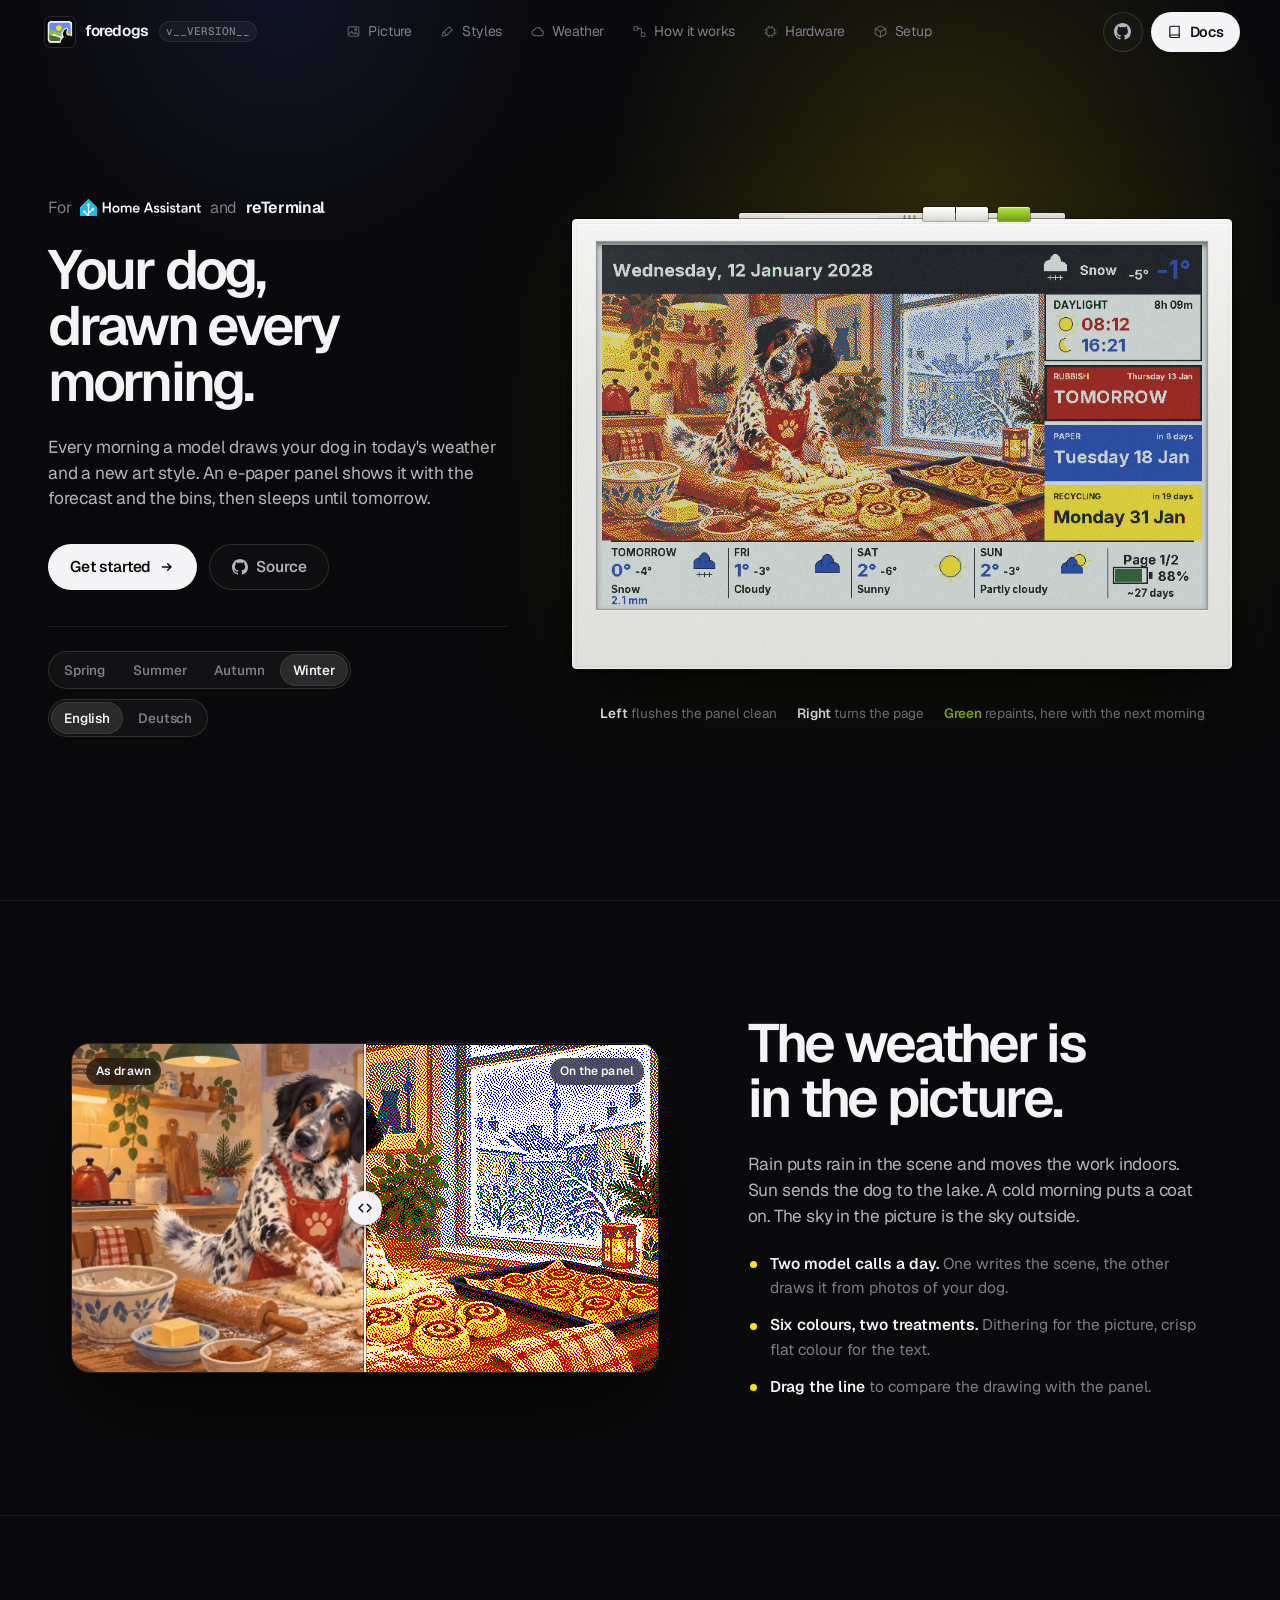
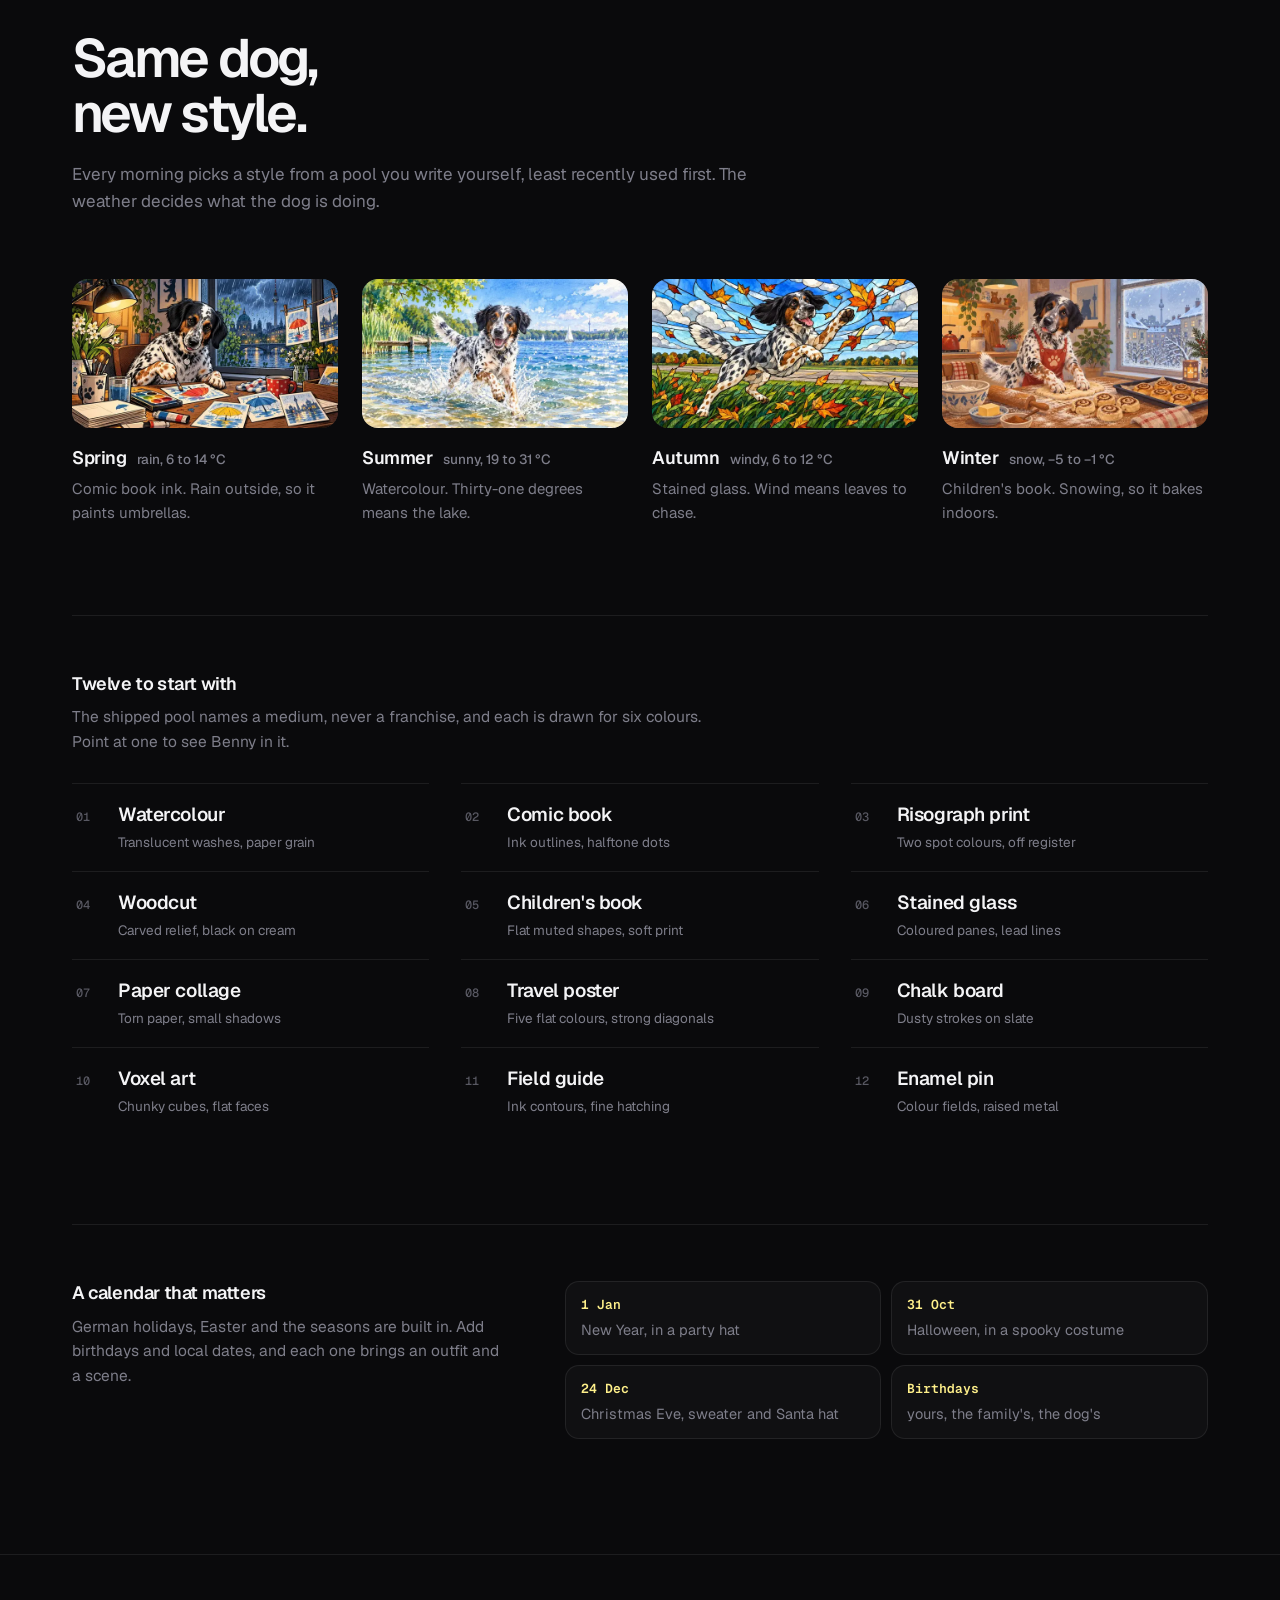
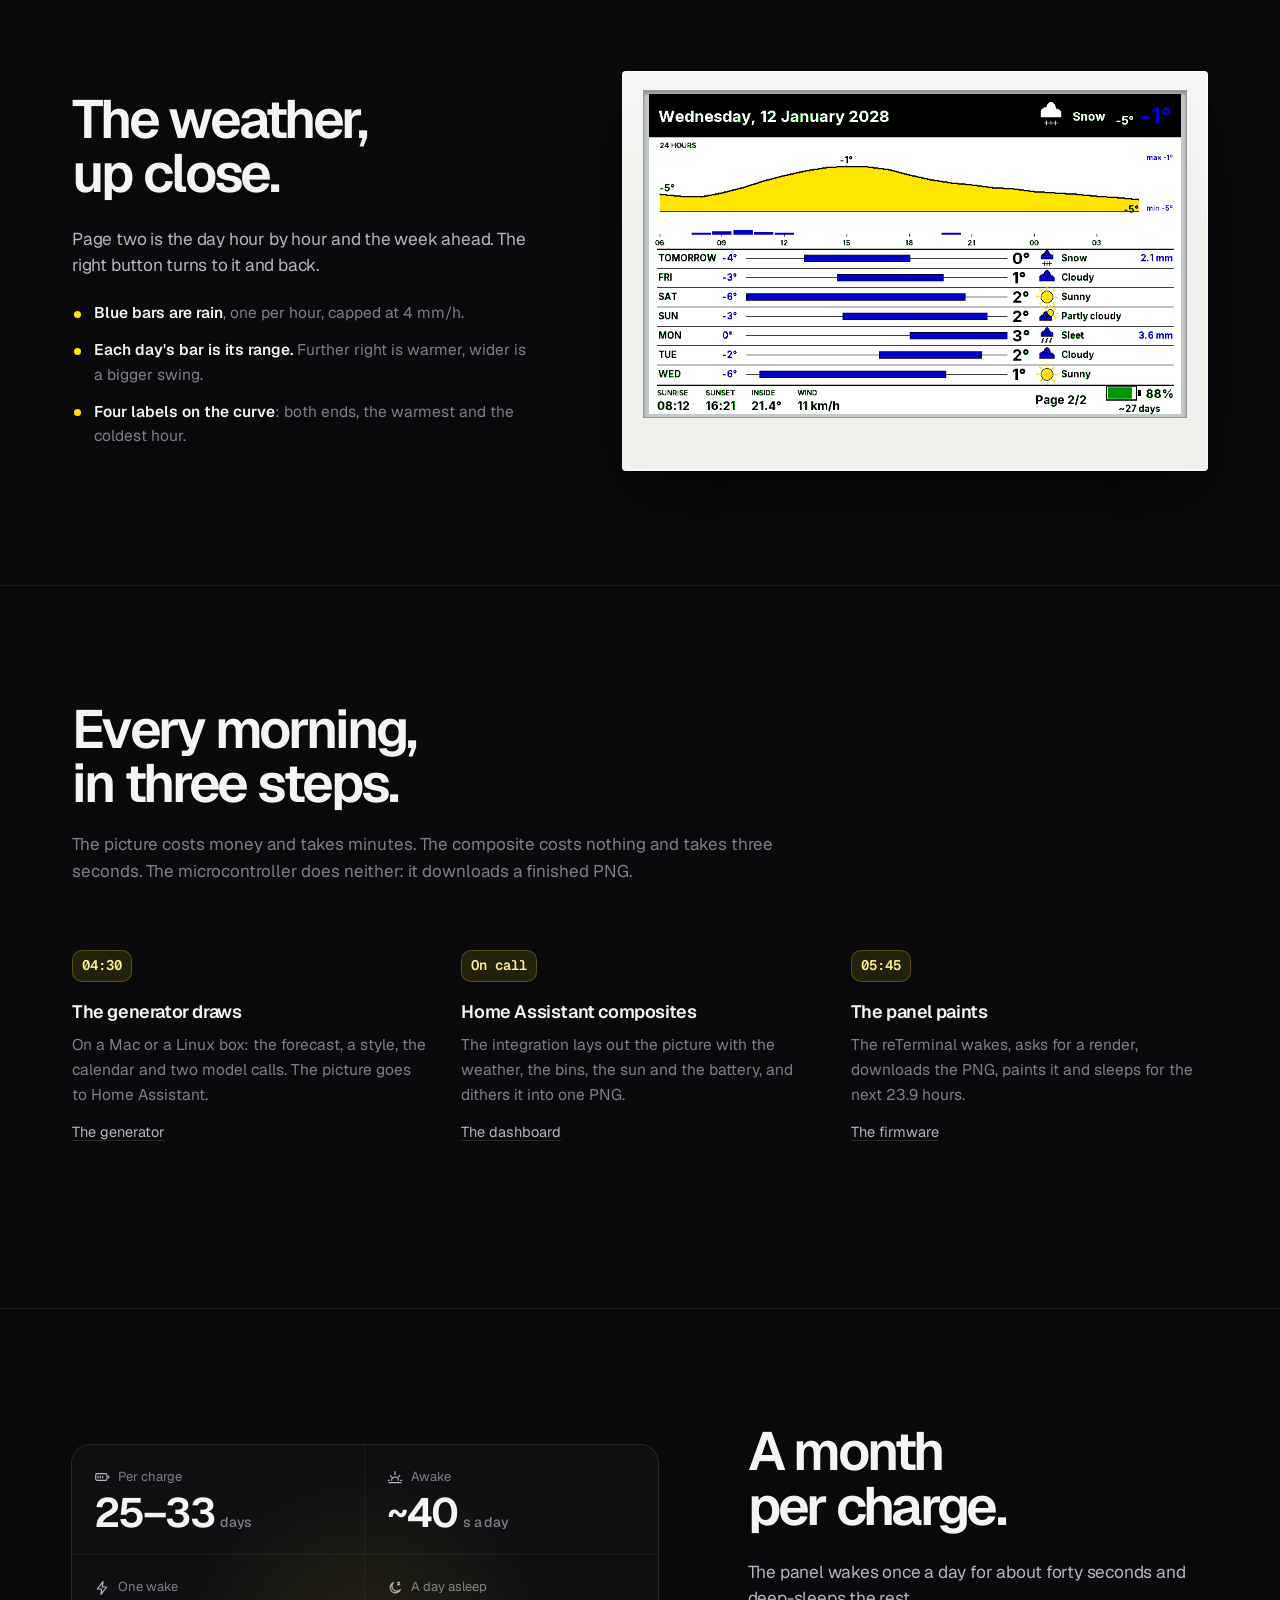
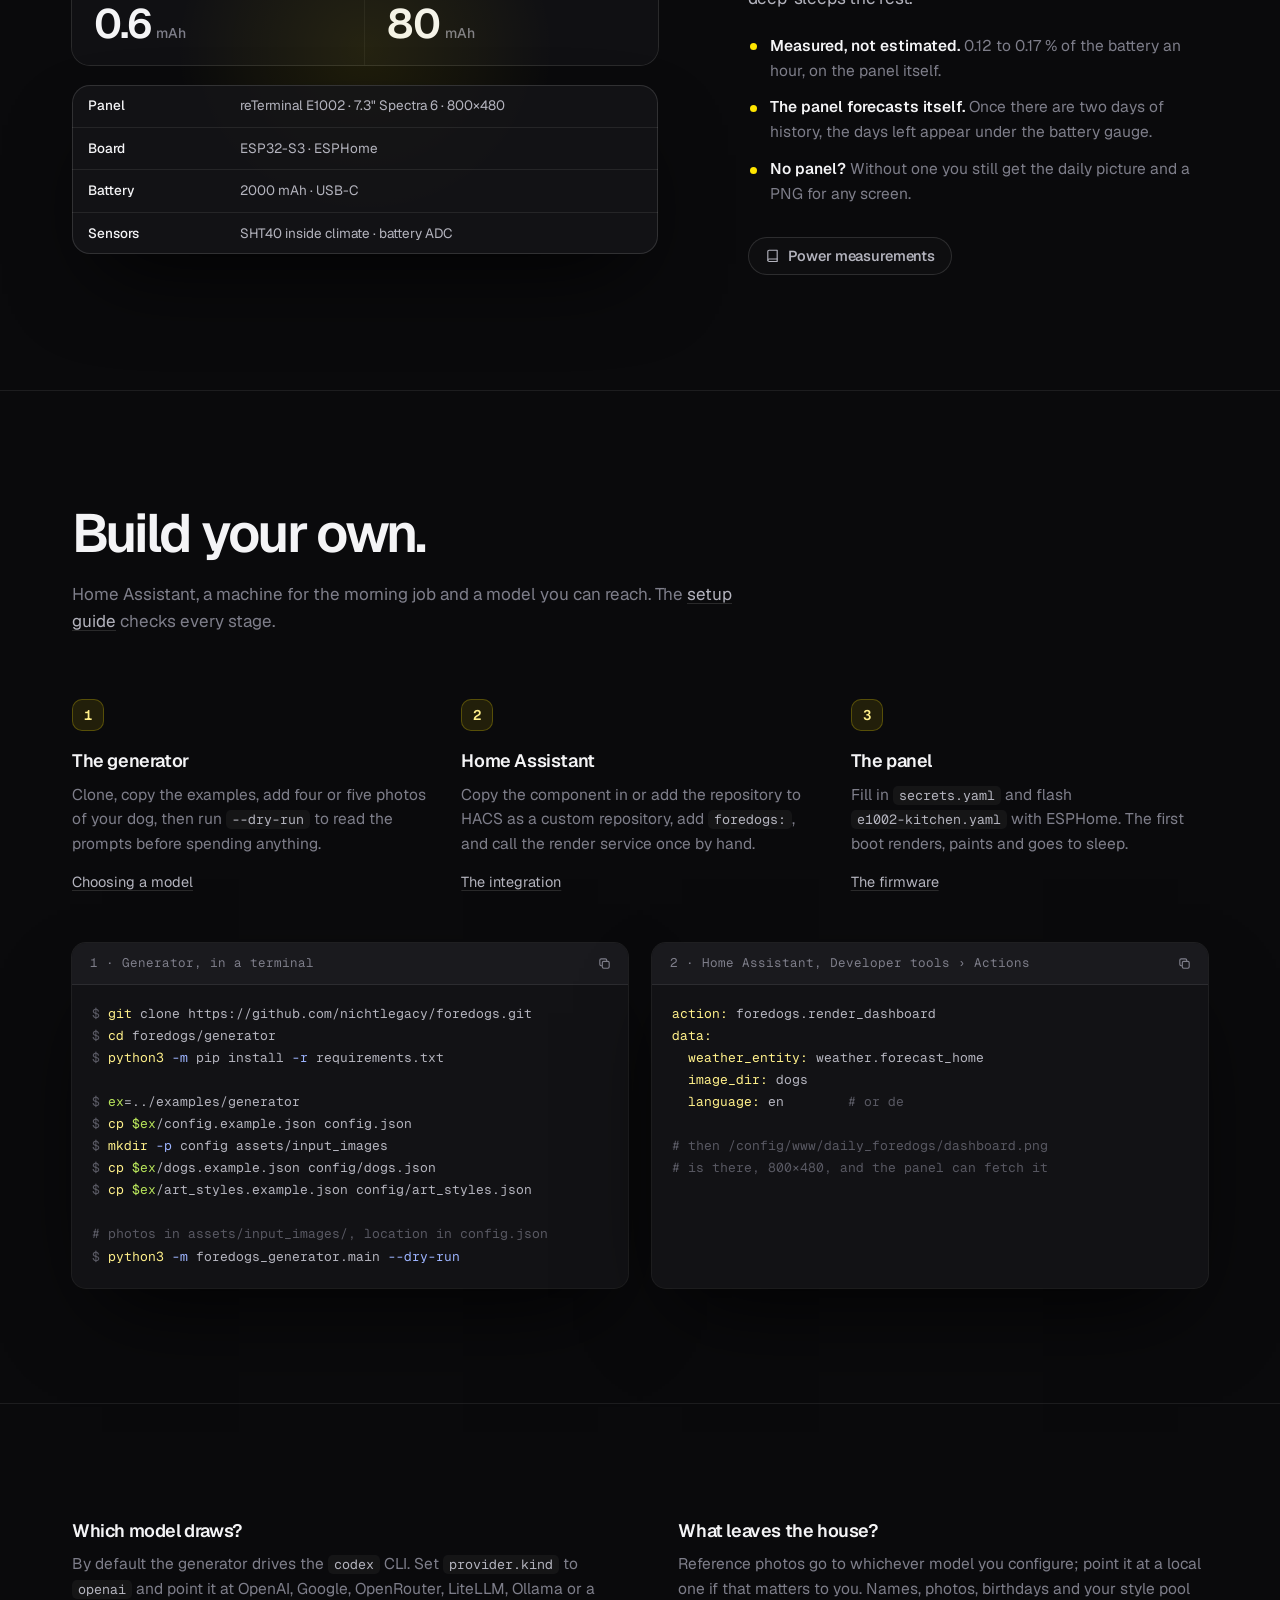
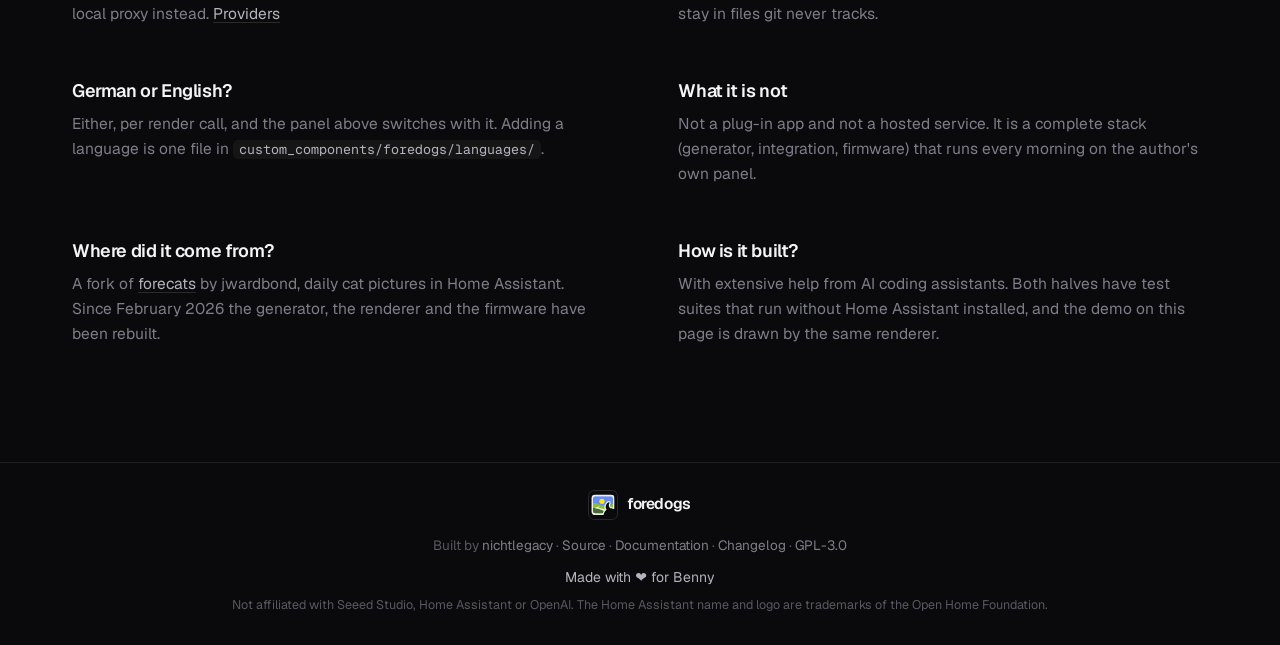
<file: site/index.html>
<!doctype html>
<html lang="en">
<head>
<meta charset="utf-8">
<meta name="viewport" content="width=device-width, initial-scale=1">

<title>foredogs: your dog, drawn every morning, on e-paper</title>
<meta name="description" content="Every morning a model draws your dog in today's weather and a new art style. Home Assistant adds the forecast and the bins; an e-paper panel shows it.">
<link rel="canonical" href="https://foredogs.nichtlegacy.com/">
<meta name="author" content="nichtlegacy">
<meta name="color-scheme" content="dark">
<meta name="theme-color" content="#0a0a0c">
<meta name="application-name" content="foredogs">
<meta name="apple-mobile-web-app-title" content="foredogs">
<!-- The page is full of times and dates; iOS would turn them into links. -->
<meta name="format-detection" content="telephone=no, date=no, address=no, email=no">
<meta name="robots" content="index, follow, max-image-preview:large, max-snippet:-1, max-video-preview:-1">

<meta property="og:type" content="website">
<meta property="og:site_name" content="foredogs">
<meta property="og:locale" content="en_GB">
<meta property="og:url" content="https://foredogs.nichtlegacy.com/">
<meta property="og:title" content="foredogs: your dog, drawn every morning">
<meta property="og:description" content="A daily picture of your dog that matches the weather outside, framed by the forecast, the bins and the sunrise on a Home Assistant e-paper dashboard. Open source, about 30 days per charge.">
<!-- og.jpg?v=: Discord, Slack, X and LinkedIn cache previews by URL, so a
     new image needs a new one. build_site.sh fills in the content hash. -->
<meta property="og:image" content="https://foredogs.nichtlegacy.com/og.jpg?v=__OG_V__">
<meta property="og:image:secure_url" content="https://foredogs.nichtlegacy.com/og.jpg?v=__OG_V__">
<meta property="og:image:type" content="image/jpeg">
<meta property="og:image:width" content="1200">
<meta property="og:image:height" content="630">
<meta property="og:image:alt" content="A white reTerminal E1002 e-paper panel showing a dog splashing through a lake in watercolour, beside the words “Your dog, drawn every morning”.">

<meta name="twitter:card" content="summary_large_image">
<meta name="twitter:title" content="foredogs: your dog, drawn every morning">
<meta name="twitter:description" content="A daily picture of your dog in today's weather, on a colour e-paper dashboard for Home Assistant.">
<meta name="twitter:image" content="https://foredogs.nichtlegacy.com/og.jpg?v=__OG_V__">
<meta name="twitter:image:alt" content="A white reTerminal E1002 e-paper panel showing a dog splashing through a lake in watercolour, beside the words “Your dog, drawn every morning”.">

<link rel="icon" href="favicon.svg" type="image/svg+xml">
<link rel="icon" href="icon-32.png" type="image/png" sizes="32x32">
<link rel="icon" href="favicon.ico" sizes="48x48">
<link rel="apple-touch-icon" href="apple-touch-icon.png">
<link rel="manifest" href="site.webmanifest">

<link rel="preload" as="font" href="fonts/Geist-Variable.woff2" type="font/woff2" crossorigin>
<link rel="preload" as="image" href="screens/summer-en-p1.png" type="image/png" fetchpriority="high">
<link rel="stylesheet" href="app.css">
<script src="app.js" defer></script>

<script type="application/ld+json">
{
  "@context": "https://schema.org",
  "@graph": [
    {
      "@type": "WebSite",
      "@id": "https://foredogs.nichtlegacy.com/#website",
      "url": "https://foredogs.nichtlegacy.com/",
      "name": "foredogs",
      "description": "A daily AI-drawn picture of your dog, composited with the weather into a colour e-paper dashboard for Home Assistant.",
      "inLanguage": "en",
      "publisher": { "@id": "https://foredogs.nichtlegacy.com/#author" },
      "about": { "@id": "https://foredogs.nichtlegacy.com/#app" }
    },
    {
      "@type": "WebPage",
      "@id": "https://foredogs.nichtlegacy.com/#webpage",
      "url": "https://foredogs.nichtlegacy.com/",
      "name": "foredogs: your dog, drawn every morning, on e-paper",
      "description": "Every morning a model draws your dog in today's weather and a new art style. Home Assistant adds the forecast and the bins; an e-paper panel shows it.",
      "isPartOf": { "@id": "https://foredogs.nichtlegacy.com/#website" },
      "about": { "@id": "https://foredogs.nichtlegacy.com/#app" },
      "primaryImageOfPage": { "@id": "https://foredogs.nichtlegacy.com/#primaryimage" },
      "datePublished": "2026-09-25",
      "dateModified": "__BUILD_DATE__",
      "inLanguage": "en"
    },
    {
      "@type": "ImageObject",
      "@id": "https://foredogs.nichtlegacy.com/#primaryimage",
      "url": "https://foredogs.nichtlegacy.com/og.jpg",
      "contentUrl": "https://foredogs.nichtlegacy.com/og.jpg",
      "encodingFormat": "image/jpeg",
      "width": 1200,
      "height": 630,
      "caption": "A white reTerminal E1002 e-paper panel showing a dog splashing through a lake in watercolour, beside the words “Your dog, drawn every morning”."
    },
    {
      "@type": "Person",
      "@id": "https://foredogs.nichtlegacy.com/#author",
      "name": "nichtlegacy",
      "url": "https://github.com/nichtlegacy",
      "sameAs": ["https://github.com/nichtlegacy"]
    },
    {
      "@type": "SoftwareApplication",
      "@id": "https://foredogs.nichtlegacy.com/#app",
      "name": "foredogs",
      "alternateName": ["foredogs e-paper dashboard", "Home Assistant e-paper dog dashboard", "reTerminal E1002 Home Assistant dashboard"],
      "url": "https://foredogs.nichtlegacy.com/",
      "description": "A daily generator that has a model draw your dog doing something that fits today's weather, a Home Assistant integration that composites the picture with the forecast, waste collection, sunrise and battery into an 800x480 six-colour PNG, and ESPHome firmware for the Seeed Studio reTerminal E1002 that paints it once a day and deep-sleeps in between.",
      "applicationCategory": "HomeApplication",
      "applicationSubCategory": "Home Assistant integration and e-paper dashboard",
      "operatingSystem": "Home Assistant; generator on macOS or Linux; ESPHome on ESP32-S3",
      "softwareRequirements": "Home Assistant, Python 3.10+, the Codex CLI or an OpenAI-compatible image endpoint; optionally a Seeed Studio reTerminal E1002",
      "softwareVersion": "__VERSION__",
      "inLanguage": "en",
      "image": { "@id": "https://foredogs.nichtlegacy.com/#primaryimage" },
      "featureList": [
        "A new picture of your dog every morning, drawn to match the forecast",
        "A rotating pool of art styles, least recently used first",
        "Holidays, birthdays and anniversaries with outfits and scenes",
        "800x480 dashboard with forecast, waste collection, sunrise and battery",
        "Atkinson dithering tuned for Spectra 6 colour e-paper",
        "A second page with a 24-hour curve, hourly rain and a week of ranges",
        "German or English labels per render call",
        "One wake per day, 25 to 33 days per charge on a reTerminal E1002",
        "Codex CLI or any OpenAI-compatible endpoint"
      ],
      "screenshot": [
        { "@type": "ImageObject", "url": "https://foredogs.nichtlegacy.com/screens/summer-en-p1.png", "caption": "The dashboard: the daily picture, sunrise and sunset, three waste bins, a four-day forecast and the battery gauge" },
        { "@type": "ImageObject", "url": "https://foredogs.nichtlegacy.com/screens/autumn-en-p2.png", "caption": "Page two: a 24-hour temperature curve with hourly rain and a seven-day range chart" }
      ],
      "downloadUrl": "https://github.com/nichtlegacy/foredogs",
      "installUrl": "https://github.com/nichtlegacy/foredogs/blob/HEAD/docs/setup.md",
      "releaseNotes": "https://github.com/nichtlegacy/foredogs/blob/HEAD/CHANGELOG.md",
      "codeRepository": "https://github.com/nichtlegacy/foredogs",
      "discussionUrl": "https://github.com/nichtlegacy/foredogs/issues",
      "license": "https://www.gnu.org/licenses/gpl-3.0.html",
      "isAccessibleForFree": true,
      "offers": { "@type": "Offer", "price": "0", "priceCurrency": "USD", "availability": "https://schema.org/InStock", "url": "https://github.com/nichtlegacy/foredogs" },
      "author": { "@id": "https://foredogs.nichtlegacy.com/#author" },
      "maintainer": { "@id": "https://foredogs.nichtlegacy.com/#author" },
      "mainEntityOfPage": { "@id": "https://foredogs.nichtlegacy.com/#webpage" }
    }
  ]
}
</script>
</head>
<body>

<a class="skip" href="#main">Skip to content</a>

<svg class="sprite" aria-hidden="true" focusable="false">
  <!-- The mark, from design/icon/foredogs.svg: drawn once, used by the navbar
       and the footer, so neither waits on a request. -->
  <symbol id="i-logo" viewBox="40 40 944 944">
  <defs>
      <clipPath id="fd-tile"><rect x="40" y="40" width="944" height="944" rx="182"/></clipPath>
      <clipPath id="fd-frame"><rect x="126" y="168" width="770" height="682" rx="116"/></clipPath>
      <clipPath id="fd-picture"><rect x="172" y="216" width="678" height="576" rx="82"/></clipPath>
      <path id="fd-dog" d="M903.4 82.4C902.6 82.9 901.6 84.1 901.1 85.2C900.3 87.1 900.2 100.6 900.0 365.0C899.8 619.8 899.7 642.9 899.0 644.5C896.4 650.0 892.6 650.2 883.5 645.6C863.5 635.8 835.1 628.0 811.2 626.0C807.7 625.7 803.0 625.2 800.8 625.0C798.5 624.8 790.4 624.5 782.6 624.5C771.6 624.5 767.7 624.4 765.0 623.7C747.7 619.8 717.3 576.7 711.5 548.0C709.6 538.0 708.5 519.5 709.5 512.5C709.8 510.7 710.2 506.3 710.5 502.6C711.3 492.5 714.1 483.5 721.6 467.0C731.9 444.2 732.7 441.8 732.8 432.8C732.8 421.0 728.0 416.5 715.2 416.1C689.4 415.5 651.4 443.4 630.5 478.4C615.3 503.8 605.8 532.8 603.5 560.5C602.5 570.9 603.1 597.0 604.4 605.3C607.2 623.8 613.2 638.1 626.2 657.4C635.2 670.9 635.0 672.6 623.4 682.3C615.9 688.6 595.1 709.5 587.7 718.4C564.2 746.5 543.9 789.1 536.0 827.0C533.6 838.4 532.0 843.2 530.0 846.3C526.8 851.0 519.1 855.5 513.0 856.5C510.8 856.9 437.8 857.0 288.4 857.0C44.9 857.0 63.5 856.8 60.9 860.0C57.2 864.3 59.1 869.8 70.8 889.2C80.0 904.6 82.5 907.9 96.5 922.5C124.7 951.7 152.1 967.5 188.2 975.5C193.5 976.6 198.2 977.6 198.8 977.8C200.2 978.1 227.9 979.2 233.0 979.0C235.3 979.0 367.4 978.8 526.5 978.6C815.8 978.2 815.8 978.2 822.9 976.9C845.6 972.6 857.5 968.5 877.9 958.0C909.6 941.6 936.1 916.2 954.7 884.4C969.7 858.6 975.0 842.8 979.1 810.2C981.1 794.8 980.9 213.8 978.9 199.5C973.2 159.1 951.8 119.1 921.2 91.7C911.0 82.5 906.7 80.3 903.4 82.4Z"/>
    </defs>
    <g clip-path="url(#fd-tile)">
      <rect x="40" y="40" width="944" height="944" fill="#0a0a0c"/>
      <rect x="126" y="168" width="770" height="682" rx="116" fill="#efefec"/>
      <g clip-path="url(#fd-picture)">
        <rect x="172" y="216" width="678" height="576" fill="#658bf8"/>
        <circle cx="477.1" cy="386.5" r="88.6" fill="#ffe600"/>
        <path fill="#8cbe36" d="M176.1 442.6C175.4 443.0 174.3 443.9 173.8 444.6C172.1 447.0 171.9 798.5 173.7 801.0C174.2 802.0 175.4 803.1 176.2 803.5C178.8 804.8 620.5 804.6 622.9 803.4C626.5 801.4 626.2 807.0 626.2 732.0C626.2 677.6 626.1 664.4 625.6 662.9C625.2 661.9 623.2 658.5 621.1 655.4C617.1 649.3 611.8 638.9 609.9 633.2C608.8 629.8 608.8 629.8 608.5 576.8C608.2 527.2 608.2 523.6 607.4 522.4C605.7 519.9 604.7 519.6 591.8 519.4C578.8 519.1 577.4 518.9 574.8 516.0C572.3 513.3 569.6 513.0 562.9 514.5C560.6 515.0 555.0 516.2 550.5 517.2C537.2 520.2 524.1 523.5 519.0 525.0C516.4 525.8 511.0 527.4 507.0 528.5C503.0 529.6 496.5 531.6 492.5 532.9C479.4 537.0 477.8 536.8 462.6 528.6C456.6 525.5 446.1 520.0 439.2 516.6C432.4 513.1 425.2 509.4 423.2 508.2C421.4 507.1 417.5 505.2 414.8 504.0C404.8 499.7 398.6 497.0 391.8 494.0C381.3 489.5 371.3 485.3 366.5 483.6C364.1 482.8 361.1 481.6 359.8 481.0C352.1 477.6 314.4 465.7 304.5 463.5C301.9 463.0 297.1 461.6 293.8 460.5C290.4 459.5 285.4 458.2 282.5 457.8C279.6 457.3 273.3 456.0 268.5 454.8C263.7 453.5 257.6 452.4 255.0 452.0C252.4 451.7 248.4 451.0 246.2 450.5C241.4 449.2 229.7 447.1 224.8 446.8C222.8 446.5 217.3 445.7 212.5 444.9C205.9 443.8 201.2 443.2 193.5 443.0C187.8 442.7 181.9 442.4 180.2 442.2C178.2 442.0 176.8 442.1 176.1 442.6ZM842.0 479.0C838.8 479.9 823.9 484.5 818.0 486.5C814.9 487.6 810.4 489.0 808.0 489.5C805.8 490.1 801.6 491.4 798.8 492.5C796.0 493.5 792.0 494.9 789.8 495.5C783.1 497.2 778.0 499.0 773.2 501.1C770.8 502.2 765.3 504.5 761.0 506.3C749.9 511.0 749.0 511.8 747.1 520.5C745.8 527.1 745.8 797.7 747.1 800.6C749.1 804.5 745.9 804.2 799.0 804.2C851.2 804.2 848.0 804.5 850.4 801.0C852.1 798.4 852.1 484.1 850.4 481.5C848.5 478.6 846.1 478.0 842.0 479.0Z"/>
        <path fill="#486b2f" d="M178.8 610.5C176.5 611.2 175.1 612.9 174.5 615.7C174.1 617.5 174.0 644.4 174.1 708.8C174.2 809.7 173.9 801.4 177.7 803.4C179.9 804.6 537.8 804.8 540.2 803.5C544.2 801.5 544.0 804.1 544.0 759.3C544.0 714.5 544.1 716.6 540.5 713.9C538.1 712.1 518.3 702.0 512.0 699.3C499.9 694.2 494.4 691.8 488.2 688.8C484.7 687.0 479.1 684.5 475.8 683.4C464.6 679.1 458.8 676.9 457.0 676.0C456.0 675.5 451.9 674.0 448.0 672.6C444.0 671.2 437.2 668.8 433.0 667.1C424.9 664.0 411.2 659.5 403.0 657.2C400.4 656.5 392.4 654.0 385.2 651.8C378.1 649.5 370.4 647.1 368.0 646.5C365.6 645.9 361.1 644.5 357.8 643.5C354.4 642.5 350.4 641.3 348.9 641.0C347.3 640.7 343.0 639.5 339.4 638.5C335.8 637.5 330.9 636.2 328.5 635.8C326.1 635.3 322.4 634.4 320.2 633.8C318.1 633.1 313.4 632.1 310.0 631.5C306.6 631.0 299.8 629.6 295.0 628.5C290.2 627.5 283.4 626.0 280.0 625.5C276.6 624.9 271.1 623.8 268.0 623.0C264.9 622.2 261.1 621.5 259.8 621.2C256.5 620.9 244.8 619.1 240.2 618.5C238.3 618.1 234.4 617.1 231.5 616.1C223.8 613.5 217.1 612.5 206.2 612.0C201.1 611.8 194.9 611.2 192.8 610.8C188.4 610.0 181.1 609.9 178.8 610.5Z"/>
        <path fill="#efefec" d="M574.6 520.2C574.0 520.7 573.3 522.0 573.0 523.1C572.7 524.3 572.1 526.0 571.8 526.9C571.4 527.8 571.0 529.1 571.0 529.9C571.0 530.6 570.5 532.5 570.0 534.1C569.5 535.7 569.0 538.0 569.0 539.4C569.0 540.7 568.6 542.3 568.2 543.0C567.8 543.8 567.5 545.7 567.5 547.9C567.5 550.2 567.1 552.3 566.5 554.0C565.5 556.4 565.5 557.7 565.5 578.2C565.5 598.8 565.5 600.1 566.5 602.5C567.0 603.9 567.5 606.1 567.5 607.5C567.5 608.8 567.9 610.7 568.2 611.6C568.6 612.6 569.0 614.4 569.0 615.5C569.0 616.6 569.5 618.8 570.0 620.4C570.5 622.0 571.0 623.9 571.0 624.8C571.0 625.6 571.8 627.9 572.8 630.0C573.7 632.0 574.5 634.3 574.5 635.1C574.5 636.0 575.8 639.4 577.2 642.6C578.8 645.9 580.0 648.9 580.0 649.4C580.0 649.9 580.9 651.9 582.0 654.0C583.6 656.8 583.9 657.8 583.5 658.3C582.8 659.1 580.4 659.2 578.9 658.5C578.3 658.1 576.8 657.5 575.5 657.2C574.2 656.9 571.4 655.9 569.0 655.0C566.6 654.2 563.9 653.5 562.7 653.5C561.6 653.5 558.5 652.7 555.7 651.8C553.0 650.8 550.1 650.0 549.4 650.0C548.6 650.0 547.4 649.7 546.6 649.3C545.9 648.9 544.3 648.5 543.2 648.2C542.1 648.1 538.8 647.2 535.8 646.2C529.6 644.4 527.0 643.6 523.2 642.9C521.9 642.6 520.0 642.1 519.1 641.7C518.2 641.3 516.8 641.0 516.0 641.0C515.2 641.0 513.4 640.5 512.0 640.0C510.6 639.5 508.8 639.0 507.9 639.0C507.1 639.0 505.9 638.7 505.1 638.3C504.4 638.0 502.4 637.5 500.6 637.4C498.9 637.1 496.7 636.6 495.7 636.2C494.7 635.9 493.3 635.5 492.6 635.5C491.9 635.5 489.9 635.0 488.2 634.5C483.8 633.1 481.1 632.5 477.4 632.0C475.6 631.8 473.6 631.3 472.9 631.0C472.4 630.6 470.7 630.2 469.3 630.0C467.9 629.8 465.9 629.2 464.8 628.8C463.6 628.4 461.6 628.0 460.2 628.0C458.9 628.0 457.2 627.6 456.5 627.2C455.8 626.9 453.9 626.5 451.9 626.5C449.8 626.5 447.6 626.1 446.0 625.5C444.6 625.0 442.8 624.5 441.9 624.5C441.1 624.5 439.8 624.1 439.1 623.8C438.2 623.4 436.1 622.9 434.2 622.7C432.3 622.5 430.1 622.0 429.4 621.7C428.6 621.3 427.4 621.0 426.6 621.0C425.7 621.0 423.9 620.5 422.5 620.0C421.1 619.5 418.9 619.0 417.7 619.0C416.4 619.0 414.9 618.8 414.4 618.4C413.8 618.1 411.2 617.6 408.6 617.5C406.1 617.2 403.4 616.7 402.6 616.3C401.8 615.9 399.9 615.5 398.5 615.5C397.1 615.5 395.3 615.1 394.6 614.8C393.8 614.4 392.1 613.9 390.9 613.7C389.8 613.5 387.9 613.1 386.9 612.7C385.9 612.3 384.1 612.0 383.0 612.0C381.9 612.0 379.7 611.5 378.1 611.0C376.6 610.5 374.7 610.0 374.0 610.0C369.4 610.0 358.5 602.0 358.5 598.6C358.5 595.4 361.7 590.2 364.6 588.7C365.4 588.2 367.6 586.7 369.4 585.2C371.1 583.7 372.7 582.5 372.9 582.5C373.1 582.5 374.1 581.9 375.1 581.1C376.1 580.3 380.1 578.0 383.9 576.0C387.6 574.0 391.9 571.6 393.1 570.7C394.5 569.8 396.6 568.8 397.6 568.5C400.0 567.9 406.0 565.1 409.1 563.2C412.8 560.9 410.8 558.5 406.4 560.2C405.4 560.6 403.1 561.0 401.4 561.0C399.5 561.0 397.1 561.4 395.4 562.0C393.3 562.8 391.2 563.0 387.6 563.0C384.4 563.0 382.4 563.2 381.5 563.8C380.7 564.2 378.8 564.5 376.2 564.5C373.8 564.5 371.0 564.9 369.0 565.5C364.8 566.7 361.9 567.4 358.2 568.2C356.6 568.5 354.8 569.1 354.1 569.4C353.6 569.8 351.6 570.0 349.9 570.0C347.8 570.0 345.4 570.5 341.8 571.7C339.0 572.6 335.5 573.5 333.9 573.7C332.4 573.9 330.4 574.4 329.4 574.8C328.4 575.1 326.6 575.5 325.4 575.5C324.1 575.5 320.3 576.5 316.0 578.0C312.0 579.5 307.8 580.8 306.5 581.0C305.2 581.2 300.6 582.6 296.0 584.1C291.4 585.7 284.1 588.2 279.5 589.8C274.9 591.3 269.9 593.2 268.1 594.0C266.4 594.9 264.6 595.5 264.2 595.5C263.2 595.5 244.8 604.9 243.2 606.2C242.4 606.8 239.9 608.3 237.6 609.5C232.5 612.2 231.6 613.9 234.6 615.0C235.5 615.3 237.1 616.0 238.0 616.4C239.0 616.8 241.8 617.2 244.8 617.4C247.5 617.5 250.3 618.0 251.1 618.3C251.8 618.7 253.5 619.0 254.8 619.0C256.0 619.0 258.3 619.5 259.9 620.0C261.6 620.6 264.1 621.0 266.0 621.0C267.9 621.0 269.8 621.4 270.5 621.8C271.2 622.1 273.0 622.5 274.5 622.5C276.0 622.5 278.1 622.8 279.0 623.0C279.9 623.2 281.8 623.7 283.0 624.0C284.2 624.4 286.7 625.0 288.5 625.5C290.3 626.1 292.8 626.5 294.0 626.5C295.2 626.5 296.8 626.9 297.5 627.2C298.2 627.6 299.7 628.0 300.9 628.0C302.1 628.0 304.3 628.5 305.9 629.0C307.4 629.5 309.3 630.0 310.0 630.0C310.7 630.0 312.5 630.5 314.0 631.0C315.5 631.5 317.8 632.0 319.0 632.0C320.2 632.0 321.8 632.4 322.5 632.8C323.2 633.1 324.9 633.5 326.2 633.5C327.6 633.5 329.6 633.9 330.8 634.3C331.9 634.8 333.4 635.2 334.2 635.5C335.1 635.7 336.3 636.1 337.0 636.5C337.7 636.8 339.9 637.2 341.8 637.5C343.7 637.7 348.2 638.9 351.8 640.1C355.4 641.4 359.2 642.5 360.5 642.8C361.8 643.0 363.4 643.5 364.1 643.8C364.9 644.2 366.1 644.5 366.9 644.5C367.6 644.5 370.5 645.3 373.2 646.2C375.9 647.2 378.6 648.0 379.2 648.0C379.8 648.0 383.9 649.2 388.2 650.8C392.6 652.2 396.8 653.5 397.5 653.5C398.2 653.5 400.4 654.2 402.3 655.2C404.2 656.1 406.8 657.0 408.0 657.2C409.2 657.4 413.2 658.5 416.8 659.8C420.4 661.0 425.1 662.6 427.2 663.3C429.4 664.0 432.9 665.4 434.9 666.3C436.9 667.2 439.1 668.0 439.9 668.0C441.4 668.0 448.2 670.3 451.2 671.9C452.4 672.5 454.2 673.1 455.5 673.5C456.8 673.9 458.8 674.6 460.1 675.3C461.4 676.0 464.8 677.3 467.6 678.2C470.4 679.1 474.8 680.9 477.2 682.2C479.6 683.5 482.1 684.5 482.4 684.5C482.9 684.5 485.9 685.8 489.0 687.2C492.1 688.8 495.0 690.0 495.4 690.0C495.6 690.0 498.4 691.2 501.6 692.8C504.6 694.2 507.4 695.5 507.9 695.5C509.6 695.5 542.5 712.6 544.0 714.3C546.3 716.9 546.0 717.8 540.5 725.2C539.8 726.4 538.4 728.7 537.5 730.5C536.6 732.3 535.5 734.3 534.9 735.0C532.7 737.9 530.5 741.6 528.2 746.0C527.0 748.6 525.2 751.6 524.5 752.8C523.7 753.9 522.8 755.7 522.5 756.8C522.2 758.0 521.6 759.2 521.2 759.5C520.2 760.3 517.8 765.1 517.3 767.2C517.1 768.0 515.9 771.0 514.5 774.0C513.2 776.9 511.9 780.1 511.5 781.2C511.1 782.4 510.8 783.5 510.6 783.8C510.6 784.1 510.8 784.8 511.2 785.2C512.5 786.5 544.0 786.4 545.1 785.1C546.5 783.6 554.3 767.4 555.2 764.5C555.6 762.9 556.8 760.5 557.8 759.2C558.7 757.9 560.3 755.2 561.2 753.2C562.2 751.4 563.5 749.4 564.0 748.8C564.5 748.2 565.7 746.1 566.7 744.2C567.8 742.3 569.4 739.5 570.4 738.0C571.4 736.5 573.0 734.1 573.8 732.8C574.6 731.5 576.2 729.3 577.4 728.0C578.5 726.6 579.9 724.6 580.5 723.6C581.0 722.6 582.0 721.2 582.8 720.5C583.5 719.8 584.5 718.4 585.1 717.2C586.5 714.7 617.8 683.0 621.5 680.5C626.0 677.5 626.5 676.4 626.5 669.5C626.5 662.9 626.1 661.5 623.8 659.0C620.4 655.4 610.5 637.6 610.5 635.1C610.5 634.6 609.8 632.6 608.8 630.5C606.6 625.7 604.4 619.0 603.4 614.2C603.1 612.9 602.6 611.0 602.2 610.1C601.8 609.0 601.5 606.5 601.5 602.5C601.5 597.8 601.3 595.9 600.5 593.6C599.6 591.1 599.5 589.5 599.5 578.9C599.5 568.2 599.6 566.8 600.5 564.5C601.4 562.4 601.5 560.8 601.5 554.9C601.5 549.6 601.8 547.4 602.2 546.5C602.6 545.8 603.0 544.5 603.0 543.8C603.0 542.9 603.4 541.4 603.8 540.2C604.2 539.1 604.8 536.6 605.0 534.8C605.2 532.8 605.6 530.5 605.9 529.8C607.2 526.1 608.1 521.0 607.5 520.2C606.5 519.1 576.2 519.1 574.6 520.2Z"/>
      </g>
      <g clip-path="url(#fd-frame)">
        <use href="#fd-dog" fill="none" stroke="#efefec" stroke-width="76" stroke-linejoin="round"/>
      </g>
      <use href="#fd-dog" fill="#0a0a0c"/>
    </g>
  </symbol>
  <symbol id="i-github" viewBox="0 0 16 16">
    <path fill="currentColor" d="M8 0C3.58 0 0 3.58 0 8c0 3.54 2.29 6.53 5.47 7.59.4.07.55-.17.55-.38 0-.19-.01-.82-.01-1.49-2.01.37-2.53-.49-2.69-.94-.09-.23-.48-.94-.82-1.13-.28-.15-.68-.52-.01-.53.63-.01 1.08.58 1.23.82.72 1.21 1.87.87 2.33.66.07-.52.28-.87.51-1.07-1.78-.2-3.64-.89-3.64-3.95 0-.87.31-1.59.82-2.15-.08-.2-.36-1.02.08-2.12 0 0 .67-.21 2.2.82.64-.18 1.32-.27 2-.27s1.36.09 2 .27c1.53-1.04 2.2-.82 2.2-.82.44 1.1.16 1.92.08 2.12.51.56.82 1.27.82 2.15 0 3.07-1.87 3.75-3.65 3.95.29.25.54.73.54 1.48 0 1.07-.01 1.93-.01 2.2 0 .21.15.46.55.38A8.012 8.012 0 0 0 16 8c0-4.42-3.58-8-8-8Z"/>
  </symbol>
  <symbol id="i-book" viewBox="0 0 24 24">
    <g fill="none" stroke="currentColor" stroke-width="1.8" stroke-linecap="round" stroke-linejoin="round"><path d="M4.5 5.5A2 2 0 0 1 6.5 3.5H19.5v14H6.5a2 2 0 0 0-2 2Z"/><path d="M4.5 19.5a2 2 0 0 0 2 2h13v-4"/></g>
  </symbol>
  <symbol id="i-copy" viewBox="0 0 24 24">
    <g fill="none" stroke="currentColor" stroke-width="1.8" stroke-linejoin="round"><rect x="8.5" y="8.5" width="11" height="11" rx="2.2"/><path d="M15.5 8.5V6.7a2.2 2.2 0 0 0-2.2-2.2H6.7a2.2 2.2 0 0 0-2.2 2.2v6.6a2.2 2.2 0 0 0 2.2 2.2h1.8"/></g>
  </symbol>
  <symbol id="i-check" viewBox="0 0 24 24">
    <path fill="none" stroke="currentColor" stroke-width="2.2" stroke-linecap="round" stroke-linejoin="round" d="m5 12.5 4.5 4.5L19 7.5"/>
  </symbol>
  <symbol id="i-arrow" viewBox="0 0 24 24">
    <path fill="none" stroke="currentColor" stroke-width="2" stroke-linecap="round" stroke-linejoin="round" d="M5 12h13m-5-5 5 5-5 5"/>
  </symbol>
  <symbol id="i-image" viewBox="0 0 24 24">
    <g fill="none" stroke="currentColor" stroke-width="1.8" stroke-linejoin="round"><rect x="3.5" y="4.5" width="17" height="15" rx="2.5"/><path d="m4 17 5-5 4 4 2.5-2.5L20 18"/><circle cx="15.5" cy="9" r="1.6"/></g>
  </symbol>
  <symbol id="i-brush" viewBox="0 0 24 24">
    <g fill="none" stroke="currentColor" stroke-width="1.8" stroke-linecap="round" stroke-linejoin="round"><path d="M14.5 4.5 19.5 9.5 11 18l-5-5Z"/><path d="M6 13c-2 .5-2.5 2.5-2.5 6.5 4 0 6-.5 6.5-2.5"/></g>
  </symbol>
  <symbol id="i-cloud" viewBox="0 0 24 24">
    <path fill="none" stroke="currentColor" stroke-width="1.8" stroke-linejoin="round" d="M7 18.5h10.5a4 4 0 0 0 .6-7.95A5.5 5.5 0 0 0 7.5 9.2 4.7 4.7 0 0 0 7 18.5Z"/>
  </symbol>
  <symbol id="i-flow" viewBox="0 0 24 24">
    <g fill="none" stroke="currentColor" stroke-width="1.8" stroke-linecap="round" stroke-linejoin="round"><rect x="3" y="4" width="6" height="6" rx="1.6"/><rect x="15" y="14" width="6" height="6" rx="1.6"/><path d="M9 7h4a2 2 0 0 1 2 2v5"/></g>
  </symbol>
  <symbol id="i-chip" viewBox="0 0 24 24">
    <g fill="none" stroke="currentColor" stroke-width="1.8" stroke-linecap="round"><rect x="6" y="6" width="12" height="12" rx="2"/><path d="M9.5 3v3M14.5 3v3M9.5 18v3M14.5 18v3M3 9.5h3M3 14.5h3M18 9.5h3M18 14.5h3"/></g>
  </symbol>
  <symbol id="i-battery" viewBox="0 0 24 24">
    <g fill="none" stroke="currentColor" stroke-width="1.8" stroke-linecap="round" stroke-linejoin="round"><rect x="2.5" y="7" width="17" height="10" rx="2.4"/><path d="M22 10.5v3"/><path d="M6 10.5v3M9.5 10.5v3M13 10.5v3"/></g>
  </symbol>
  <symbol id="i-sunrise" viewBox="0 0 24 24">
    <g fill="none" stroke="currentColor" stroke-width="1.8" stroke-linecap="round" stroke-linejoin="round"><path d="M7 17a5 5 0 0 1 10 0"/><path d="M3 20.5h18"/><path d="M12 4v4M4.9 9.9l1.8 1.8M19.1 9.9l-1.8 1.8M2 17h1.5M20.5 17H22"/></g>
  </symbol>
  <symbol id="i-bolt" viewBox="0 0 24 24">
    <path fill="none" stroke="currentColor" stroke-width="1.8" stroke-linejoin="round" d="M13.5 2.5 5 13.5h6.5l-1 8L19 10.5h-6.5Z"/>
  </symbol>
  <symbol id="i-moon" viewBox="0 0 24 24">
    <g fill="none" stroke="currentColor" stroke-width="1.8" stroke-linecap="round" stroke-linejoin="round"><path d="M20 14.5A8 8 0 1 1 9.5 4a6.5 6.5 0 0 0 10.5 10.5Z"/><path d="M16 3.5h3l-3 3.5h3"/></g>
  </symbol>
  <symbol id="i-box" viewBox="0 0 24 24">
    <g fill="none" stroke="currentColor" stroke-width="1.8" stroke-linejoin="round"><path d="M3.5 7.5 12 3l8.5 4.5v9L12 21l-8.5-4.5Z"/><path d="M3.5 7.5 12 12l8.5-4.5M12 12v9"/></g>
  </symbol>
</svg>

<header class="top" id="top-bar">
  <a class="mark" href="#top" aria-label="foredogs, back to top">
    <svg class="mark-icon" width="30" height="30" aria-hidden="true"><use href="#i-logo"/></svg>
    <span>foredogs</span>
    <span class="mark-version">v__VERSION__</span>
  </a>
  <nav class="top-nav" aria-label="Sections">
    <span class="nav-glow" aria-hidden="true"></span>
    <a href="#picture"><svg width="15" height="15" aria-hidden="true"><use href="#i-image"/></svg>Picture</a>
    <a href="#styles"><svg width="15" height="15" aria-hidden="true"><use href="#i-brush"/></svg>Styles</a>
    <a href="#weather"><svg width="15" height="15" aria-hidden="true"><use href="#i-cloud"/></svg>Weather</a>
    <a href="#pipeline"><svg width="15" height="15" aria-hidden="true"><use href="#i-flow"/></svg>How it works</a>
    <a href="#hardware"><svg width="15" height="15" aria-hidden="true"><use href="#i-chip"/></svg>Hardware</a>
    <a href="#setup"><svg width="15" height="15" aria-hidden="true"><use href="#i-box"/></svg>Setup</a>
  </nav>
  <div class="top-actions">
    <a class="icon-btn" href="https://github.com/nichtlegacy/foredogs" rel="noopener" aria-label="Source code on GitHub">
      <svg width="17" height="17" aria-hidden="true"><use href="#i-github"/></svg>
    </a>
    <a class="pill solid" href="https://github.com/nichtlegacy/foredogs/blob/HEAD/docs/README.md" rel="noopener">
      <svg width="15" height="15" aria-hidden="true"><use href="#i-book"/></svg>
      Docs
    </a>
  </div>
</header>

<main id="main">

  <!-- The hero is a reTerminal E1002 rebuilt in markup, at the enclosure's
       real proportions. What it shows is not a mock-up: every frame in
       screens/ was drawn by the integration's own renderer
       (tools/build_screens.py), the same code Home Assistant runs. -->
  <section class="hero" id="top">
    <div class="hero-copy">
      <p class="eyebrow">For <img class="eyebrow-mark" src="brands/home-assistant.svg" width="1705" height="241" alt="Home Assistant"> and <span class="eyebrow-name">reTerminal</span></p>
      <h1>Your dog,<br>drawn every morning.</h1>
      <p class="lede">Every morning a model draws your dog in today's weather and a new art style. An e-paper panel shows it with the forecast and the bins, then sleeps until tomorrow.</p>
      <div class="actions">
        <a class="pill solid lg" href="#setup">
          Get started
          <svg width="16" height="16" aria-hidden="true"><use href="#i-arrow"/></svg>
        </a>
        <a class="pill ghost lg" href="https://github.com/nichtlegacy/foredogs" rel="noopener">
          <svg width="16" height="16" aria-hidden="true"><use href="#i-github"/></svg>
          Source
        </a>
      </div>

      <div class="demo-controls" id="demo-controls" hidden>
        <div class="seg" role="radiogroup" aria-label="Morning">
          <button type="button" role="radio" aria-checked="false" data-season="spring">Spring</button>
          <button type="button" role="radio" aria-checked="true" data-season="summer">Summer</button>
          <button type="button" role="radio" aria-checked="false" data-season="autumn">Autumn</button>
          <button type="button" role="radio" aria-checked="false" data-season="winter">Winter</button>
        </div>
        <div class="seg" role="radiogroup" aria-label="Panel language">
          <button type="button" role="radio" aria-checked="true" data-lang="en">English</button>
          <button type="button" role="radio" aria-checked="false" data-lang="de">Deutsch</button>
        </div>
      </div>
    </div>

    <figure class="hero-demo">
      <div class="rt" id="panel">
        <!-- The top of the rear housing, where the buttons sit. Positions are
             measured off Seeed's CAD render, in millimetres from the left of
             the 176 mm front. -->
        <div class="rt-back" aria-hidden="true"><i class="rt-mics"></i><i class="rt-window-rf"></i></div>
        <button class="rt-btn rt-left" type="button" data-action="clean" aria-label="Left button: flush the panel clean"></button>
        <button class="rt-btn rt-right" type="button" data-action="page" aria-label="Right button: turn the page"></button>
        <button class="rt-btn rt-green" type="button" data-action="refresh" aria-label="Green button: repaint, here with the next morning"></button>
        <div class="rt-face">
          <div class="rt-window">
            <div class="rt-paper" id="paper">
              <img class="rt-still" id="panel-still" src="screens/summer-en-p1.png" width="800" height="480" fetchpriority="high"
                   alt="The foredogs dashboard on a reTerminal E1002: Wednesday, 14 July, sunny, 19 to 31 °C, a watercolour of a dog splashing through a lake, the bins and a four-day forecast.">
              <canvas class="rt-canvas" id="panel-canvas" width="800" height="480" role="img" hidden></canvas>
            </div>
          </div>
        </div>
      </div>
      <figcaption class="rt-caption" id="panel-caption">
        <span><b>Left</b> flushes the panel clean</span>
        <span><b>Right</b> turns the page</span>
        <span><b class="g">Green</b> repaints, here with the next morning</span>
      </figcaption>
    </figure>
  </section>

  <section class="section" id="picture">
    <div class="wrap duo">
      <div class="duo-media reveal">
        <div class="compare" id="compare" style="--cut: 50%">
          <img class="compare-raw" id="compare-raw" src="pictures/summer.webp" width="1180" height="660" loading="lazy" decoding="async"
               alt="The picture as the model drew it: a dog splashing through a lake in watercolour.">
          <img class="compare-panel" id="compare-panel" src="pictures/summer-panel.png" width="590" height="330" loading="lazy" decoding="async"
               alt="The same picture dithered to the panel's six colours.">
          <span class="compare-tag left">As drawn</span>
          <span class="compare-tag right">On the panel</span>
          <input class="compare-range" id="compare-range" type="range" min="0" max="100" value="50"
                 aria-label="Compare the drawn picture with the six-colour panel version">
          <span class="compare-handle" aria-hidden="true"></span>
        </div>
      </div>
      <div class="duo-copy reveal">
        <h2>The weather is<br>in the picture.</h2>
        <p class="lede">Rain puts rain in the scene and moves the work indoors. Sun sends the dog to the lake. A cold morning puts a coat on. The sky in the picture is the sky outside.</p>
        <ul class="ticks">
          <li><b>Two model calls a day.</b> One writes the scene, the other draws it from photos of your dog.</li>
          <li><b>Six colours, two treatments.</b> Dithering for the picture, crisp flat colour for the text.</li>
          <li><b>Drag the line</b> to compare the drawing with the panel.</li>
        </ul>
      </div>
    </div>
  </section>

  <section class="section" id="styles">
    <div class="wrap">
      <header class="section-head stack-head reveal">
        <h2>Same dog,<br>new style.</h2>
        <p>Every morning picks a style from a pool you write yourself, least recently used first. The weather decides what the dog is doing.</p>
      </header>
      <div class="gallery">
        <article class="shot reveal">
          <button class="shot-art" type="button" data-show="spring" aria-label="Put the spring morning on the panel">
            <img src="pictures/spring-card.webp" width="640" height="358" decoding="async"
                 alt="A dog painting umbrellas onto postcards at a worktable, a thunderstorm over the city outside.">
          </button>
          <h3>Spring <span>rain, 6 to 14 °C</span></h3>
          <p>Comic book ink. Rain outside, so it paints umbrellas.</p>
        </article>
        <article class="shot reveal">
          <button class="shot-art" type="button" data-show="summer" aria-label="Put the summer morning on the panel">
            <img src="pictures/summer-card.webp" width="640" height="358" decoding="async"
                 alt="A dog bounding through shallow lake water, sailboats on the horizon.">
          </button>
          <h3>Summer <span>sunny, 19 to 31 °C</span></h3>
          <p>Watercolour. Thirty-one degrees means the lake.</p>
        </article>
        <article class="shot reveal">
          <button class="shot-art" type="button" data-show="autumn" aria-label="Put the autumn morning on the panel">
            <img src="pictures/autumn-card.webp" width="640" height="358" decoding="async"
                 alt="A dog leaping after wind-blown leaves across open grass, rendered as a stained glass window.">
          </button>
          <h3>Autumn <span>windy, 6 to 12 °C</span></h3>
          <p>Stained glass. Wind means leaves to chase.</p>
        </article>
        <article class="shot reveal">
          <button class="shot-art" type="button" data-show="winter" aria-label="Put the winter morning on the panel">
            <img src="pictures/winter-card.webp" width="640" height="358" decoding="async"
                 alt="A dog in an apron shaping cinnamon rolls on a floured table, snow on the rooftops outside the window.">
          </button>
          <h3>Winter <span>snow, −5 to −1 °C</span></h3>
          <p>Children's book. Snowing, so it bakes indoors.</p>
        </article>
      </div>

      <div class="pool reveal">
        <header class="pool-head">
          <h3>Twelve to start with</h3>
          <p>The shipped pool names a medium, never a franchise, and each is drawn for six colours. Point at one to see Benny in it.</p>
        </header>
        <ol class="style-index" id="style-index" aria-label="The example style pool">
          <li><button class="style-row" type="button" data-style="watercolour" data-activity="Hunt for fallen leaves" data-caption="Fog · 6–11 °C">
            <span class="style-n">01</span>
            <img class="style-thumb" src="pictures/styles/watercolour.webp" width="600" height="338" loading="lazy" decoding="async" alt="">
            <span class="style-text"><span class="style-name">Watercolour</span><span class="style-note">Translucent washes, paper grain</span></span>
          </button></li>
          <li><button class="style-row" type="button" data-style="comic" data-activity="Race a paper boat" data-caption="Thunderstorms · 16–24 °C">
            <span class="style-n">02</span>
            <img class="style-thumb" src="pictures/styles/comic.webp" width="600" height="338" loading="lazy" decoding="async" alt="">
            <span class="style-text"><span class="style-name">Comic book</span><span class="style-note">Ink outlines, halftone dots</span></span>
          </button></li>
          <li><button class="style-row" type="button" data-style="risograph" data-activity="Fly a kite" data-caption="Sunny · 11–22 °C">
            <span class="style-n">03</span>
            <img class="style-thumb" src="pictures/styles/risograph.webp" width="600" height="338" loading="lazy" decoding="async" alt="">
            <span class="style-text"><span class="style-name">Risograph print</span><span class="style-note">Two spot colours, off register</span></span>
          </button></li>
          <li><button class="style-row" type="button" data-style="woodcut" data-activity="Bake pretzels" data-caption="Snow · −7 to −2 °C">
            <span class="style-n">04</span>
            <img class="style-thumb" src="pictures/styles/woodcut.webp" width="600" height="338" loading="lazy" decoding="async" alt="">
            <span class="style-text"><span class="style-name">Woodcut</span><span class="style-note">Carved relief, black on cream</span></span>
          </button></li>
          <li><button class="style-row" type="button" data-style="childrens" data-activity="Plant herb seedlings" data-caption="Partly cloudy · 5–15 °C">
            <span class="style-n">05</span>
            <img class="style-thumb" src="pictures/styles/childrens.webp" width="600" height="338" loading="lazy" decoding="async" alt="">
            <span class="style-text"><span class="style-name">Children's book</span><span class="style-note">Flat muted shapes, soft print</span></span>
          </button></li>
          <li><button class="style-row" type="button" data-style="stainedglass" data-activity="Make shadow puppets" data-caption="Rain · 11–17 °C">
            <span class="style-n">06</span>
            <img class="style-thumb" src="pictures/styles/stainedglass.webp" width="600" height="338" loading="lazy" decoding="async" alt="">
            <span class="style-text"><span class="style-name">Stained glass</span><span class="style-note">Coloured panes, lead lines</span></span>
          </button></li>
          <li><button class="style-row" type="button" data-style="collage" data-activity="Chase soap bubbles" data-caption="Windy · 3–11 °C">
            <span class="style-n">07</span>
            <img class="style-thumb" src="pictures/styles/collage.webp" width="600" height="338" loading="lazy" decoding="async" alt="">
            <span class="style-text"><span class="style-name">Paper collage</span><span class="style-note">Torn paper, small shadows</span></span>
          </button></li>
          <li><button class="style-row" type="button" data-style="poster" data-activity="Build a sandcastle" data-caption="Sunny · 20–32 °C">
            <span class="style-n">08</span>
            <img class="style-thumb" src="pictures/styles/poster.webp" width="600" height="338" loading="lazy" decoding="async" alt="">
            <span class="style-text"><span class="style-name">Travel poster</span><span class="style-note">Five flat colours, strong diagonals</span></span>
          </button></li>
          <li><button class="style-row" type="button" data-style="chalk" data-activity="Stir pumpkin soup" data-caption="Cloudy · 4–9 °C">
            <span class="style-n">09</span>
            <img class="style-thumb" src="pictures/styles/chalk.webp" width="600" height="338" loading="lazy" decoding="async" alt="">
            <span class="style-text"><span class="style-name">Chalk board</span><span class="style-note">Dusty strokes on slate</span></span>
          </button></li>
          <li><button class="style-row" type="button" data-style="voxel" data-activity="Play a board game" data-caption="Sleet · −1 to 2 °C">
            <span class="style-n">10</span>
            <img class="style-thumb" src="pictures/styles/voxel.webp" width="600" height="338" loading="lazy" decoding="async" alt="">
            <span class="style-text"><span class="style-name">Voxel art</span><span class="style-note">Chunky cubes, flat faces</span></span>
          </button></li>
          <li><button class="style-row" type="button" data-style="botanical" data-activity="Inspect a bee hotel" data-caption="Sunny · 14–26 °C">
            <span class="style-n">11</span>
            <img class="style-thumb" src="pictures/styles/botanical.webp" width="600" height="338" loading="lazy" decoding="async" alt="">
            <span class="style-text"><span class="style-name">Field guide</span><span class="style-note">Ink contours, fine hatching</span></span>
          </button></li>
          <li><button class="style-row" type="button" data-style="enamel" data-activity="Collect rainwater" data-caption="Heavy rain · 14–19 °C">
            <span class="style-n">12</span>
            <img class="style-thumb" src="pictures/styles/enamel.webp" width="600" height="338" loading="lazy" decoding="async" alt="">
            <span class="style-text"><span class="style-name">Enamel pin</span><span class="style-note">Colour fields, raised metal</span></span>
          </button></li>
        </ol>
        <!-- One floating print, reused for every row, so moving between styles
             swaps the picture instead of opening a new card. -->
        <figure class="style-preview" id="style-preview" aria-hidden="true">
          <div class="style-print">
            <div class="style-frame"><img alt=""><img alt=""></div>
            <figcaption><span class="cap-what"><b></b><i></i></span><span class="cap-when"></span></figcaption>
          </div>
        </figure>
      </div>

      <div class="calendar reveal">
        <div class="calendar-copy">
          <h3>A calendar that matters</h3>
          <p>German holidays, Easter and the seasons are built in. Add birthdays and local dates, and each one brings an outfit and a scene.</p>
        </div>
        <ul class="days" aria-label="Examples of calendar days">
          <li><b>1 Jan</b>New Year, in a party hat</li>
          <li><b>31 Oct</b>Halloween, in a spooky costume</li>
          <li><b>24 Dec</b>Christmas Eve, sweater and Santa hat</li>
          <li><b>Birthdays</b>yours, the family's, the dog's</li>
        </ul>
      </div>
    </div>
  </section>

  <section class="section" id="weather">
    <div class="wrap duo flip">
      <div class="duo-copy reveal">
        <h2>The weather,<br>up close.</h2>
        <p class="lede">Page two is the day hour by hour and the week ahead. The right button turns to it and back.</p>
        <ul class="ticks">
          <li><b>Blue bars are rain</b>, one per hour, capped at 4 mm/h.</li>
          <li><b>Each day's bar is its range.</b> Further right is warmer, wider is a bigger swing.</li>
          <li><b>Four labels on the curve</b>: both ends, the warmest and the coldest hour.</li>
        </ul>
      </div>
      <div class="duo-media reveal">
        <div class="mini" aria-hidden="true">
          <div class="mini-face"><div class="mini-window">
            <img id="page-two" src="screens/autumn-en-p2.png" width="800" height="480" loading="lazy" decoding="async" alt="">
          </div></div>
        </div>
      </div>
    </div>
  </section>

  <section class="section" id="pipeline">
    <div class="wrap">
      <header class="section-head stack-head reveal">
        <h2>Every morning,<br>in three steps.</h2>
        <p>The picture costs money and takes minutes. The composite costs nothing and takes three seconds. The microcontroller does neither: it downloads a finished PNG.</p>
      </header>
      <div class="steps">
        <article class="step reveal">
          <span class="step-n">04:30</span>
          <h3>The generator draws</h3>
          <p>On a Mac or a Linux box: the forecast, a style, the calendar and two model calls. The picture goes to Home Assistant.</p>
          <a href="https://github.com/nichtlegacy/foredogs/blob/HEAD/docs/generator.md" rel="noopener">The generator</a>
        </article>
        <article class="step reveal">
          <span class="step-n">On call</span>
          <h3>Home Assistant composites</h3>
          <p>The integration lays out the picture with the weather, the bins, the sun and the battery, and dithers it into one PNG.</p>
          <a href="https://github.com/nichtlegacy/foredogs/blob/HEAD/docs/dashboard.md" rel="noopener">The dashboard</a>
        </article>
        <article class="step reveal">
          <span class="step-n">05:45</span>
          <h3>The panel paints</h3>
          <p>The reTerminal wakes, asks for a render, downloads the PNG, paints it and sleeps for the next 23.9 hours.</p>
          <a href="https://github.com/nichtlegacy/foredogs/blob/HEAD/docs/display.md" rel="noopener">The firmware</a>
        </article>
      </div>
    </div>
  </section>

  <section class="section" id="hardware">
    <div class="wrap duo">
      <div class="duo-media reveal">
        <dl class="stats">
          <div><dt><svg width="16" height="16" aria-hidden="true"><use href="#i-battery"/></svg>Per charge</dt><dd>25–33<small>days</small></dd></div>
          <div><dt><svg width="16" height="16" aria-hidden="true"><use href="#i-sunrise"/></svg>Awake</dt><dd>~40<small>s a day</small></dd></div>
          <div><dt><svg width="16" height="16" aria-hidden="true"><use href="#i-bolt"/></svg>One wake</dt><dd>0.6<small>mAh</small></dd></div>
          <div><dt><svg width="16" height="16" aria-hidden="true"><use href="#i-moon"/></svg>A day asleep</dt><dd>80<small>mAh</small></dd></div>
        </dl>
        <table class="scope">
          <tbody>
            <tr><th scope="row">Panel</th><td>reTerminal E1002 · 7.3" Spectra 6 · 800×480</td></tr>
            <tr><th scope="row">Board</th><td>ESP32-S3 · ESPHome</td></tr>
            <tr><th scope="row">Battery</th><td>2000 mAh · USB-C</td></tr>
            <tr><th scope="row">Sensors</th><td>SHT40 inside climate · battery ADC</td></tr>
          </tbody>
        </table>
      </div>
      <div class="duo-copy reveal">
        <h2>A month<br>per charge.</h2>
        <p class="lede">The panel wakes once a day for about forty seconds and deep-sleeps the rest.</p>
        <ul class="ticks">
          <li><b>Measured, not estimated.</b> 0.12 to 0.17 % of the battery an hour, on the panel itself.</li>
          <li><b>The panel forecasts itself.</b> Once there are two days of history, the days left appear under the battery gauge.</li>
          <li><b>No panel?</b> Without one you still get the daily picture and a PNG for any screen.</li>
        </ul>
        <a class="pill ghost" href="https://github.com/nichtlegacy/foredogs/blob/HEAD/docs/power.md" rel="noopener">
          <svg width="15" height="15" aria-hidden="true"><use href="#i-book"/></svg>
          Power measurements
        </a>
      </div>
    </div>
  </section>

  <section class="section" id="setup">
    <div class="wrap">
      <header class="section-head stack-head reveal">
        <h2>Build your own.</h2>
        <p>Home Assistant, a machine for the morning job and a model you can reach. The <a href="https://github.com/nichtlegacy/foredogs/blob/HEAD/docs/setup.md" rel="noopener">setup guide</a> checks every stage.</p>
      </header>
      <div class="steps">
        <article class="step reveal">
          <span class="step-n">1</span>
          <h3>The generator</h3>
          <p>Clone, copy the examples, add four or five photos of your dog, then run <code>--dry-run</code> to read the prompts before spending anything.</p>
          <a href="https://github.com/nichtlegacy/foredogs/blob/HEAD/docs/ai-providers.md" rel="noopener">Choosing a model</a>
        </article>
        <article class="step reveal">
          <span class="step-n">2</span>
          <h3>Home Assistant</h3>
          <p>Copy the component in or add the repository to HACS as a custom repository, add <code>foredogs:</code>, and call the render service once by hand.</p>
          <a href="https://github.com/nichtlegacy/foredogs/blob/HEAD/docs/home-assistant.md" rel="noopener">The integration</a>
        </article>
        <article class="step reveal">
          <span class="step-n">3</span>
          <h3>The panel</h3>
          <p>Fill in <code>secrets.yaml</code> and flash <code>e1002-kitchen.yaml</code> with ESPHome. The first boot renders, paints and goes to sleep.</p>
          <a href="https://github.com/nichtlegacy/foredogs/blob/HEAD/docs/display.md" rel="noopener">The firmware</a>
        </article>
      </div>
      <div class="codes">
        <div class="code reveal">
          <div class="code-bar"><span>1 · Generator, in a terminal</span>
            <button class="copy" type="button" data-copy-from="generator" aria-label="Copy the generator commands">
              <svg width="15" height="15" aria-hidden="true"><use href="#i-copy"/></svg>
            </button>
          </div>
<pre id="generator" class="sh"><span class="ln"><span class="cmd">git</span> clone https://github.com/nichtlegacy/foredogs.git</span>
<span class="ln"><span class="cmd">cd</span> foredogs/generator</span>
<span class="ln"><span class="cmd">python3</span> <span class="fl">-m</span> pip install <span class="fl">-r</span> requirements.txt</span>

<span class="ln"><span class="v">ex</span>=../examples/generator</span>
<span class="ln"><span class="cmd">cp</span> <span class="v">$ex</span>/config.example.json config.json</span>
<span class="ln"><span class="cmd">mkdir</span> <span class="fl">-p</span> config assets/input_images</span>
<span class="ln"><span class="cmd">cp</span> <span class="v">$ex</span>/dogs.example.json config/dogs.json</span>
<span class="ln"><span class="cmd">cp</span> <span class="v">$ex</span>/art_styles.example.json config/art_styles.json</span>

<span class="c"># photos in assets/input_images/, location in config.json</span>
<span class="ln"><span class="cmd">python3</span> <span class="fl">-m</span> foredogs_generator.main <span class="fl">--dry-run</span></span></pre>
        </div>
        <div class="code reveal">
          <div class="code-bar"><span>2 · Home Assistant, Developer tools › Actions</span>
            <button class="copy" type="button" data-copy-from="service" aria-label="Copy the service call">
              <svg width="15" height="15" aria-hidden="true"><use href="#i-copy"/></svg>
            </button>
          </div>
<pre id="service"><span class="k">action:</span> foredogs.render_dashboard
<span class="k">data:</span>
  <span class="k">weather_entity:</span> weather.forecast_home
  <span class="k">image_dir:</span> dogs
  <span class="k">language:</span> en        <span class="c"># or de</span>

<span class="c"># then /config/www/daily_foredogs/dashboard.png</span>
<span class="c"># is there, 800×480, and the panel can fetch it</span></pre>
        </div>
      </div>
    </div>
  </section>

  <section class="section more" id="more">
    <div class="wrap">
      <div class="more-grid">
        <article class="reveal">
          <h3>Which model draws?</h3>
          <p>By default the generator drives the <code>codex</code> CLI. Set <code>provider.kind</code> to <code>openai</code> and point it at OpenAI, Google, OpenRouter, LiteLLM, Ollama or a local proxy instead. <a href="https://github.com/nichtlegacy/foredogs/blob/HEAD/docs/ai-providers.md" rel="noopener">Providers</a></p>
        </article>
        <article class="reveal">
          <h3>What leaves the house?</h3>
          <p>Reference photos go to whichever model you configure; point it at a local one if that matters to you. Names, photos, birthdays and your style pool stay in files git never tracks.</p>
        </article>
        <article class="reveal">
          <h3>German or English?</h3>
          <p>Either, per render call, and the panel above switches with it. Adding a language is one file in <code>custom_components/foredogs/languages/</code>.</p>
        </article>
        <article class="reveal">
          <h3>What it is not</h3>
          <p>Not a plug-in app and not a hosted service. It is a complete stack (generator, integration, firmware) that runs every morning on the author's own panel.</p>
        </article>
        <article class="reveal">
          <h3>Where did it come from?</h3>
          <p>A fork of <a href="https://github.com/jwardbond/forecats" rel="noopener">forecats</a> by jwardbond, daily cat pictures in Home Assistant. Since February 2026 the generator, the renderer and the firmware have been rebuilt.</p>
        </article>
        <article class="reveal">
          <h3>How is it built?</h3>
          <p>With extensive help from AI coding assistants. Both halves have test suites that run without Home Assistant installed, and the demo on this page is drawn by the same renderer.</p>
        </article>
      </div>
    </div>
  </section>

</main>

<footer class="foot">
  <a class="foot-mark" href="#top" aria-label="foredogs, back to top">
    <svg width="28" height="28" aria-hidden="true"><use href="#i-logo"/></svg>
    <span>foredogs</span>
  </a>
  <p>
    Built by <a href="https://github.com/nichtlegacy" rel="noopener">nichtlegacy</a> ·
    <a href="https://github.com/nichtlegacy/foredogs" rel="noopener">Source</a> ·
    <a href="https://github.com/nichtlegacy/foredogs/blob/HEAD/docs/README.md" rel="noopener">Documentation</a> ·
    <a href="https://github.com/nichtlegacy/foredogs/blob/HEAD/CHANGELOG.md" rel="noopener">Changelog</a> ·
    <a href="https://github.com/nichtlegacy/foredogs/blob/HEAD/LICENSE" rel="noopener">GPL-3.0</a>
  </p>
  <p class="love">Made with ❤️ for Benny</p>
  <p class="credits">Not affiliated with Seeed Studio, Home Assistant or OpenAI. The Home Assistant name and logo are trademarks of the Open Home Foundation.</p>
</footer>

</body>
</html>
</file>
<file: site/app.css>
/* foredogs landing page.

   Page layout and materials follow the MediaWatch, AstroBar and ILoveMusic
   sites (which in turn follow CodexBar, MIT): loose sections split by
   hairlines, pills, a nav glow that follows the pointer. Dark only.

   The hero is a Seeed Studio reTerminal E1002 rebuilt in markup. Proportions
   come from the datasheet (176 x 120 mm front) and from Seeed's CAD render
   (window 162.5 x 98 mm, 6.75 mm sides, 6 mm top, a 16 mm chin); every length
   inside it is a share of the enclosure's width, so it scales as one object.

   Accents come from the panel: #FFE600 is the renderer's yellow, the one ink
   that carries the sun, the curve and the yellow bin, and #8DC21F is the green
   of the refresh button on top of the device. */

@font-face { font-family: "Geist"; src: url("fonts/Geist-Variable.woff2") format("woff2"); font-weight: 100 900; font-display: swap; }
@font-face { font-family: "Geist Mono"; src: url("fonts/GeistMono-Variable.woff2") format("woff2"); font-weight: 100 900; font-display: swap; }

:root {
  --bg: #0a0a0c;
  --ink: #f4f4f6;
  --ink-2: #b4b4be;
  --ink-3: #7e7e8a;
  --ink-4: #585862;
  --line: rgba(255, 255, 255, 0.08);
  --line-2: rgba(255, 255, 255, 0.13);
  --fill: rgba(255, 255, 255, 0.045);
  --sun: #ffe600;
  --sun-ink: #fff08a;
  --leaf: #8dc21f;
  --ink-blue: #6f8cff;

  --sans: "Geist", -apple-system, BlinkMacSystemFont, "Segoe UI", system-ui, sans-serif;
  --mono: "Geist Mono", ui-monospace, "SF Mono", Menlo, monospace;

  --header: 64px;
  --wrap: 1232px;
  --gutter: clamp(20px, 4vw, 48px);
  --ease: cubic-bezier(0.16, 1, 0.3, 1);
}

* { box-sizing: border-box; }

html { scroll-behavior: smooth; scroll-padding-top: 80px; background: var(--bg); -webkit-text-size-adjust: 100%; }
@media (prefers-reduced-motion: reduce) { html { scroll-behavior: auto; } }

body {
  margin: 0;
  background: var(--bg);
  color: var(--ink);
  font-family: var(--sans);
  font-size: 16px;
  line-height: 1.6;
  -webkit-font-smoothing: antialiased;
  -moz-osx-font-smoothing: grayscale;
  overflow-x: hidden;
}

img { max-width: 100%; height: auto; display: block; }
a { color: inherit; }
svg { flex-shrink: 0; }
code, kbd, pre { font-family: var(--mono); }
figure { margin: 0; }
[hidden] { display: none !important; }

.sprite { position: absolute; width: 0; height: 0; overflow: hidden; }
.wrap { width: 100%; max-width: var(--wrap); margin-inline: auto; padding-inline: var(--gutter); }

.skip { position: absolute; left: -9999px; background: var(--ink); color: var(--bg); padding: 10px 16px; border-radius: 8px; }
.skip:focus { left: 20px; top: 20px; z-index: 60; }

:where(a, button, input, summary):focus-visible { outline: 2px solid var(--sun); outline-offset: 3px; border-radius: 8px; }
::selection { background: rgba(255, 230, 0, 0.3); }

/* ---------- type ---------- */

h1, h2, h3 { margin: 0; font-weight: 620; }
h1 { font-size: clamp(40px, 4.3vw, 66px); line-height: 1.02; letter-spacing: -0.052em; text-wrap: balance; }
h2 { font-size: clamp(36px, 4.2vw, 58px); line-height: 1.02; letter-spacing: -0.05em; }
h3 { font-size: 18px; line-height: 1.3; letter-spacing: -0.022em; font-weight: 600; }

.lede { margin: 0; font-size: clamp(17px, 1.35vw, 19px); line-height: 1.5; letter-spacing: -0.012em; color: var(--ink-2); }
.lede code, .stack-head code, .more code, .step code, .ticks code {
  font-size: 0.86em; padding: 1px 6px; border-radius: 5px; background: var(--fill); color: var(--ink-2);
  white-space: nowrap;
}
.stack-head a, .more a, .foot a, .step a {
  color: var(--ink-2);
  text-decoration: underline; text-decoration-color: var(--line-2); text-underline-offset: 3px;
  transition: color 160ms ease, text-decoration-color 160ms ease;
}
.stack-head a:hover, .more a:hover, .foot a:hover, .step a:hover { color: var(--ink); text-decoration-color: currentColor; }

/* ---------- buttons ---------- */

.pill {
  display: inline-flex; align-items: center; gap: 8px;
  height: 38px; padding: 0 16px;
  border-radius: 999px;
  font-size: 14.5px; font-weight: 550; letter-spacing: -0.01em;
  text-decoration: none; white-space: nowrap;
  transition: transform 160ms var(--ease), background-color 180ms ease, border-color 180ms ease, color 180ms ease;
}
.pill:active { transform: scale(0.97); }
.pill.lg { height: 46px; padding: 0 22px; font-size: 15.5px; }
.solid { background: var(--ink); color: #09090b; }
.solid:hover { background: #fff; }
.ghost { color: var(--ink-2); border: 1px solid var(--line-2); background: rgba(255, 255, 255, 0.02); }
.ghost:hover { color: var(--ink); border-color: rgba(255, 255, 255, 0.24); background: var(--fill); }

.icon-btn {
  display: grid; place-items: center;
  width: 38px; height: 38px;
  border-radius: 999px;
  color: var(--ink-3);
  transition: color 160ms ease, background-color 160ms ease;
}
.icon-btn:hover { color: var(--ink); background: var(--fill); }

@media (prefers-reduced-motion: reduce) {
  .pill { transition: none; }
  .pill:active { transform: none; }
}

/* ---------- header ---------- */

.top {
  position: fixed; inset: 0 0 auto; z-index: 40;
  height: var(--header);
  display: grid; grid-template-columns: 1fr auto 1fr; align-items: center;
  padding-inline: calc(var(--gutter) - 8px);
  border-bottom: 1px solid transparent;
  transition: background-color 240ms ease, border-color 240ms ease;
}
.top.scrolled {
  background: rgba(10, 10, 12, 0.72);
  -webkit-backdrop-filter: saturate(160%) blur(18px);
  backdrop-filter: saturate(160%) blur(18px);
  border-bottom-color: var(--line);
}

.mark {
  justify-self: start;
  display: inline-flex; align-items: center; gap: 10px;
  height: 40px; padding: 0 12px 0 5px;
  border-radius: 999px;
  font-weight: 620; font-size: 15.5px; letter-spacing: -0.025em;
  text-decoration: none;
  transition: background-color 160ms ease;
}
.mark:hover { background: var(--fill); }
/* The tile is the page's own black; a hairline keeps its edge. The radius
   matches the mark's (182 / 944). */
.mark-icon, .foot-mark svg, .notfound-mark { border-radius: 19.3%; box-shadow: 0 0 0 1px rgba(255, 255, 255, 0.12); }
.mark-icon { display: block; width: 30px; height: 30px; }
.mark-version {
  padding: 2px 7px;
  border-radius: 999px;
  font-family: var(--mono); font-size: 11px; font-weight: 500; letter-spacing: 0;
  color: var(--ink-3);
  background: var(--fill);
  box-shadow: inset 0 0 0 1px var(--line);
}

.top-nav { position: relative; display: flex; gap: 2px; font-size: 14px; letter-spacing: -0.01em; }
.nav-glow {
  position: absolute; top: 0; left: 0;
  height: 100%; width: 0;
  border-radius: 999px;
  background: rgba(255, 255, 255, 0.075);
  box-shadow: inset 0 0 0 1px rgba(255, 255, 255, 0.06);
  opacity: 0;
  pointer-events: none;
  transition: transform 380ms var(--ease), width 380ms var(--ease), opacity 200ms ease;
}
.nav-glow.no-slide { transition: opacity 200ms ease; }
.top-nav a {
  position: relative;
  display: inline-flex; align-items: center; gap: 7px;
  height: 36px; padding: 0 14px 0 12px;
  border-radius: 999px;
  color: var(--ink-3); text-decoration: none;
  transition: color 220ms ease;
}
.top-nav a svg { opacity: 0.7; transition: color 220ms ease, opacity 220ms ease; }
.top-nav a.lit { color: var(--ink); }
.top-nav a.lit svg { color: var(--sun); opacity: 1; }
@media (prefers-reduced-motion: reduce) { .nav-glow { transition: opacity 200ms ease; } }

.top-actions { justify-self: end; display: flex; align-items: center; gap: 8px; }
.top .pill { height: 40px; }
.top .icon-btn {
  width: 40px; height: 40px;
  color: var(--ink-2);
  box-shadow: inset 0 0 0 1px var(--line-2);
  background: rgba(255, 255, 255, 0.02);
}
.top .icon-btn:hover { color: var(--ink); background: var(--fill); box-shadow: inset 0 0 0 1px rgba(255, 255, 255, 0.24); }

/* ---------- hero ---------- */

/* Copy on the left, the panel on the right, both centred as a pair. */
.hero {
  position: relative;
  display: grid;
  grid-template-columns: minmax(340px, 460px) minmax(0, 780px);
  justify-content: center;
  gap: clamp(40px, 5vw, 80px);
  align-items: center;
  min-height: min(100svh, 920px);
  padding: calc(var(--header) + 40px) var(--gutter) 72px;
  overflow: hidden;
}
/* Morning light: warm from the top right, where the panel hangs, and a cool
   wash on the far side. */
.hero::before {
  content: "";
  position: absolute; inset: 0 0 auto;
  height: 760px;
  background:
    radial-gradient(38% 62% at 74% 24%, rgba(255, 230, 0, 0.13), transparent 70%),
    radial-gradient(30% 50% at 22% 0%, rgba(70, 100, 255, 0.10), transparent 70%);
  pointer-events: none;
}

.hero-copy { position: relative; z-index: 2; }
.eyebrow { display: flex; align-items: center; gap: 9px; margin: 0 0 22px; font-size: 16px; letter-spacing: -0.012em; color: var(--ink-3); }
/* The official wordmark, unaltered, as the Open Home Foundation asks; only
   its size is set here. */
.eyebrow-mark { width: auto; height: 17px; }
/* Set like the wordmark's lettering beside it: its #F2F4F9, about its weight. */
.eyebrow-name { color: #f2f4f9; font-weight: 640; letter-spacing: -0.02em; }
.hero-copy h1 { margin-bottom: 24px; }
.actions { display: flex; flex-wrap: wrap; gap: 12px; margin-top: 32px; }

.demo-controls {
  display: flex; flex-wrap: wrap; gap: 10px;
  margin-top: 36px; padding-top: 24px;
  border-top: 1px solid var(--line);
}
.seg {
  display: inline-flex; padding: 3px; gap: 2px;
  border-radius: 999px;
  background: rgba(255, 255, 255, 0.03);
  box-shadow: inset 0 0 0 1px var(--line-2);
}
.seg button {
  display: inline-flex; align-items: center; gap: 7px;
  height: 32px; padding: 0 13px;
  border: 0; border-radius: 999px;
  background: none; color: var(--ink-3);
  font: inherit; font-size: 13.5px; font-weight: 550; letter-spacing: -0.01em;
  cursor: pointer;
  transition: color 160ms ease, background-color 160ms ease;
}
.seg button:hover { color: var(--ink); }
.seg button[aria-checked="true"] { color: var(--ink); background: rgba(255, 255, 255, 0.1); box-shadow: inset 0 0 0 1px rgba(255, 255, 255, 0.07); }

.hero-demo { position: relative; z-index: 1; min-width: 0; }

/* Entrance. */
.js .hero-copy > * { opacity: 0; transform: translateY(14px); }
.js .hero-demo { opacity: 0; transform: translateY(18px) scale(0.985); }
.js .hero.is-on .hero-copy > * {
  opacity: 1; transform: none;
  transition: opacity 700ms var(--ease), transform 700ms var(--ease);
  transition-delay: calc(var(--i, 0) * 70ms);
}
.js .hero.is-on .hero-demo { opacity: 1; transform: none; transition: opacity 800ms ease 180ms, transform 1000ms var(--ease) 180ms; }
@media (prefers-reduced-motion: reduce) {
  .js .hero-copy > *, .js .hero-demo { opacity: 1; transform: none; }
  .js .hero.is-on .hero-copy > *, .js .hero.is-on .hero-demo { transition: none; }
}

/* ---------- the reTerminal ---------- */

/* Everything is sized in cqw of .rt, which is the enclosure's width, so 1 mm
   of the real device is 100/176 = 0.568cqw. Only children can use it: a
   container's own lengths resolve against the container above it. */
.rt {
  --mm: calc(100cqw / 176);
  --frame: #efefec;
  --frame-lo: #dcdcd8;
  --paper-rest: #c3cbca;
  position: relative;
  container-type: inline-size;
  width: 100%;
  max-width: 780px;
  margin-inline: auto;
}
.rt-face {
  position: relative;
  /* Room for the buttons standing proud of the top edge. */
  margin-top: calc(var(--mm) * 3.2);
  aspect-ratio: 176 / 120;
  border-radius: calc(var(--mm) * 1.1);
  /* Powder-coated metal: flat, very slightly warm white, lit from above.
     The noise is a tiny SVG turbulence so the surface does not read as a
     plastic render. */
  background:
    linear-gradient(180deg, rgba(255, 255, 255, 0.55) 0%, rgba(255, 255, 255, 0) 38%, rgba(0, 0, 0, 0.035) 100%),
    url("data:image/svg+xml,%3Csvg xmlns='http://www.w3.org/2000/svg' width='140' height='140'%3E%3Cfilter id='n'%3E%3CfeTurbulence type='fractalNoise' baseFrequency='.9' numOctaves='2' stitchTiles='stitch'/%3E%3CfeColorMatrix values='0 0 0 0 0 0 0 0 0 0 0 0 0 0 0 0 0 0 .07 0'/%3E%3C/filter%3E%3Crect width='100%25' height='100%25' filter='url(%23n)'/%3E%3C/svg%3E"),
    var(--frame);
  box-shadow:
    /* the rolled front edge */
    inset 0 0 0 calc(var(--mm) * 0.35) rgba(255, 255, 255, 0.55),
    inset 0 calc(var(--mm) * -0.5) calc(var(--mm) * 0.4) rgba(0, 0, 0, 0.06),
    /* body edge and the room around it */
    0 0 0 1px rgba(0, 0, 0, 0.35),
    0 calc(var(--mm) * 0.8) calc(var(--mm) * 1.4) rgba(0, 0, 0, 0.35),
    0 calc(var(--mm) * 8) calc(var(--mm) * 18) calc(var(--mm) * -4) rgba(0, 0, 0, 0.75),
    0 0 calc(var(--mm) * 40) rgba(255, 230, 0, 0.06);
}
/* The chamfer band that runs round the front, 1.2 mm in. */
.rt-face::before {
  content: "";
  position: absolute; inset: calc(var(--mm) * 1.2);
  border-radius: calc(var(--mm) * 0.4);
  box-shadow: 0 0 0 1px rgba(0, 0, 0, 0.035), inset 0 1px 0 rgba(255, 255, 255, 0.5);
  pointer-events: none;
}

/* The window: no black mat, only a hairline where the frame steps down onto
   the glass about a millimetre below it, and the thin inactive border of the
   panel, a touch greyer than its pixels. */
.rt-window {
  position: absolute;
  left: calc(var(--mm) * 6.75);
  top: calc(var(--mm) * 6);
  width: calc(var(--mm) * 162.5);
  height: calc(var(--mm) * 98);
  background: var(--paper-rest);
  box-shadow:
    0 0 0 calc(var(--mm) * 0.3) #9a9a9e,
    0 1px 0 calc(var(--mm) * 0.3) rgba(255, 255, 255, 0.7),
    inset 0 calc(var(--mm) * 0.9) calc(var(--mm) * 1.1) rgba(0, 0, 0, 0.28),
    inset 0 0 calc(var(--mm) * 0.5) rgba(0, 0, 0, 0.18);
  overflow: hidden;
}
.rt-paper {
  position: absolute;
  left: calc(var(--mm) * 1.25);
  top: calc(var(--mm) * 1);
  width: calc(var(--mm) * 160);
  height: calc(var(--mm) * 96);
  background: #c9d1cf;
}
.rt-still, .rt-canvas {
  position: absolute; inset: 0;
  width: 100%; height: 100%;
}
/* Glass: matte, so only a faint sheen, and the recess shadow at the top edge
   drawn over the pixels rather than under them. */
.rt-window::after {
  content: "";
  position: absolute; inset: 0;
  background:
    linear-gradient(180deg, rgba(0, 0, 0, 0.16), rgba(0, 0, 0, 0) calc(var(--mm) * 2.5)),
    linear-gradient(118deg, rgba(255, 255, 255, 0.07) 0%, rgba(255, 255, 255, 0) 38%);
  pointer-events: none;
}
.rt-paper.busy { cursor: progress; }

/* The rear housing's top face, 87 mm wide and centred, seen just over the
   front edge, and the buttons sitting on it. They stand about a millimetre
   proud on the real device; here a little more, so they read as pressable. */
.rt-back {
  position: absolute;
  left: calc(var(--mm) * 44.5);
  width: calc(var(--mm) * 87);
  top: calc(var(--mm) * 1.6);
  height: calc(var(--mm) * 2.4);
  border-radius: calc(var(--mm) * 0.6) calc(var(--mm) * 0.6) 0 0;
  background: linear-gradient(180deg, #f6f6f3, #d6d6d2);
  box-shadow: 0 0 0 1px rgba(0, 0, 0, 0.3);
}
.rt-mics {
  position: absolute;
  left: calc(var(--mm) * (88 - 44.5));
  top: calc(var(--mm) * 0.55);
  width: calc(var(--mm) * 4);
  height: calc(var(--mm) * 1.2);
  background: radial-gradient(circle, rgba(0, 0, 0, 0.45) 38%, transparent 42%) 0 0 / calc(var(--mm) * 1.33) calc(var(--mm) * 0.6);
}
.rt-window-rf {
  position: absolute;
  left: calc(var(--mm) * (56 - 44.5));
  top: calc(var(--mm) * 0.35);
  width: calc(var(--mm) * 26);
  height: calc(var(--mm) * 1.6);
  border-radius: calc(var(--mm) * 0.3);
  background: linear-gradient(180deg, #fbfbf9, #e8e8e4);
  box-shadow: inset 0 0 0 1px rgba(0, 0, 0, 0.08);
}
.rt-btn {
  position: absolute; z-index: 2;
  top: 0;
  height: calc(var(--mm) * 3.6);
  padding: 0;
  border: 0;
  border-radius: calc(var(--mm) * 0.7) calc(var(--mm) * 0.7) calc(var(--mm) * 0.2) calc(var(--mm) * 0.2);
  background: linear-gradient(180deg, #ffffff 0%, #ecece9 55%, #d4d4d0 100%);
  box-shadow: 0 0 0 1px rgba(0, 0, 0, 0.32), inset 0 1px 0 #fff;
  cursor: pointer;
  transition: transform 90ms ease, filter 160ms ease;
}
.rt-btn:hover { filter: brightness(1.04); }
/* The real buttons are a few millimetres wide, which on a phone is a few
   pixels. The hit area grows upward and outward, never into the neighbour. */
.rt-btn::after { content: ""; position: absolute; inset: -14px -1px -4px; }
.rt-btn:active, .rt-btn.pressed { transform: translateY(calc(var(--mm) * 1)); }
/* The white rocker is one part with two ends. */
.rt-left { left: calc(var(--mm) * 93.5); width: calc(var(--mm) * 8.6); border-top-right-radius: calc(var(--mm) * 0.2); }
.rt-right { left: calc(var(--mm) * 102.4); width: calc(var(--mm) * 8.6); border-top-left-radius: calc(var(--mm) * 0.2); }
.rt-green {
  left: calc(var(--mm) * 113.5); width: calc(var(--mm) * 8.5);
  background: linear-gradient(180deg, #b6e25a 0%, #8dc21f 55%, #6f9c14 100%);
  box-shadow: 0 0 0 1px rgba(40, 60, 0, 0.5), inset 0 1px 0 rgba(255, 255, 255, 0.6);
}
.rt-btn:focus-visible { outline-offset: 2px; border-radius: calc(var(--mm) * 0.7); }
@media (prefers-reduced-motion: reduce) { .rt-btn { transition: none; } }

.rt-caption {
  display: flex; flex-wrap: wrap; justify-content: center; gap: 6px 20px;
  margin-top: 34px;
  font-size: 13.5px; color: var(--ink-3);
}
.rt-caption b { color: var(--ink); font-weight: 580; }
.rt-caption b.g { color: var(--leaf); }

/* ---------- sections ---------- */

.section { padding: clamp(80px, 9vw, 120px) 0; border-top: 1px solid var(--line); }
.section-head { margin-bottom: clamp(44px, 5vw, 64px); }
.stack-head p { margin: 20px 0 0; max-width: 64ch; font-size: 17px; color: var(--ink-3); }

.duo {
  display: grid; grid-template-columns: minmax(0, 1.12fr) minmax(0, 0.88fr);
  gap: clamp(48px, 7vw, 104px); align-items: center;
}
.duo.flip { grid-template-columns: minmax(0, 0.88fr) minmax(0, 1.12fr); }
.duo-copy { display: flex; flex-direction: column; gap: 22px; max-width: 32em; }
.duo-copy h2 { margin-bottom: 4px; }
.duo-copy .pill { align-self: flex-start; margin-top: 8px; }
.align-end { text-align: right; justify-self: end; align-items: flex-end; }
.align-end .pill { align-self: flex-end; }
.align-end .ticks li { padding-left: 0; padding-right: 22px; }
.align-end .ticks li::before { left: auto; right: 2px; }
.duo-media { position: relative; }
.duo-media::before {
  content: ""; position: absolute; inset: -12% 4%;
  background: radial-gradient(50% 50% at 50% 50%, rgba(255, 230, 0, 0.09), transparent 70%);
  pointer-events: none;
}
#weather .duo-media::before { background: radial-gradient(50% 50% at 50% 50%, rgba(70, 100, 255, 0.12), transparent 70%); }

.ticks { margin: 0; padding: 0; list-style: none; display: grid; gap: 12px; font-size: 15.5px; color: var(--ink-3); }
.ticks li { position: relative; padding-left: 22px; }
.ticks li::before { content: ""; position: absolute; left: 2px; top: 0.62em; width: 7px; height: 7px; border-radius: 50%; background: var(--sun); }
.ticks b { color: var(--ink); font-weight: 580; }

/* ---------- compare ---------- */

.compare {
  position: relative;
  aspect-ratio: 590 / 330;
  border-radius: 18px;
  overflow: hidden;
  background: #111;
  box-shadow: 0 0 0 1px var(--line-2), 0 40px 90px -30px rgba(0, 0, 0, 0.9);
  touch-action: pan-y;
  user-select: none;
}
.compare img { position: absolute; inset: 0; width: 100%; height: 100%; object-fit: cover; }
/* The panel's pixels stay square at any size: a smoothed dither is a grey
   blur, and the blur is exactly what the slider is there to rule out. */
.compare-panel { image-rendering: pixelated; clip-path: inset(0 0 0 var(--cut)); }
.compare-handle {
  position: absolute; top: 0; bottom: 0; left: var(--cut);
  width: 2px; margin-left: -1px;
  background: var(--ink);
  box-shadow: 0 0 0 1px rgba(0, 0, 0, 0.3);
  pointer-events: none;
}
.compare-handle::after {
  content: "";
  position: absolute; top: 50%; left: 50%;
  width: 34px; height: 34px; margin: -17px 0 0 -17px;
  border-radius: 50%;
  background: var(--ink) url("data:image/svg+xml,%3Csvg xmlns='http://www.w3.org/2000/svg' viewBox='0 0 24 24'%3E%3Cpath fill='none' stroke='%2309090b' stroke-width='2' stroke-linecap='round' stroke-linejoin='round' d='m9 7-5 5 5 5M15 7l5 5-5 5'/%3E%3C/svg%3E") center / 18px no-repeat;
  box-shadow: 0 6px 20px rgba(0, 0, 0, 0.45);
}
.compare-range {
  position: absolute; inset: 0;
  width: 100%; height: 100%;
  margin: 0;
  opacity: 0;
  cursor: ew-resize;
}
.compare-range:focus-visible ~ .compare-handle::after { outline: 2px solid var(--sun); outline-offset: 3px; }
.compare-tag {
  position: absolute; top: 14px;
  padding: 4px 10px;
  border-radius: 999px;
  font-size: 12px; font-weight: 580; letter-spacing: 0.01em;
  color: var(--ink);
  background: rgba(10, 10, 12, 0.62);
  -webkit-backdrop-filter: blur(8px);
  backdrop-filter: blur(8px);
  pointer-events: none;
}
.compare-tag.left { left: 14px; }
.compare-tag.right { right: 14px; }

/* ---------- styles ---------- */

.gallery { display: grid; grid-template-columns: repeat(4, minmax(0, 1fr)); gap: 40px 24px; }
.shot h3 { margin-top: 18px; display: flex; flex-wrap: wrap; align-items: baseline; gap: 4px 10px; }
.shot h3 span { font-size: 13.5px; font-weight: 500; letter-spacing: 0; color: var(--ink-3); }
.shot p {
  margin: 8px 0 0; font-size: 15px; color: var(--ink-3);
  /* Two lines at most, whatever the column width. */
  display: -webkit-box; -webkit-box-orient: vertical; -webkit-line-clamp: 2; line-clamp: 2; overflow: hidden;
}
.shot-art {
  display: block; width: 100%;
  padding: 0; border: 0;
  border-radius: 16px;
  overflow: hidden;
  background: #111;
  box-shadow: inset 0 0 0 1px var(--line-2);
  cursor: pointer;
}
.shot-art img { width: 100%; aspect-ratio: 640 / 358; object-fit: cover; }

.pool, .calendar {
  margin-top: clamp(64px, 7vw, 96px);
  padding-top: clamp(40px, 5vw, 56px);
  border-top: 1px solid var(--line);
}
.calendar {
  display: grid; grid-template-columns: minmax(0, 0.8fr) minmax(0, 1.2fr);
  gap: clamp(32px, 5vw, 72px); align-items: start;
}
.pool p, .calendar p { margin: 10px 0 0; font-size: 15.5px; color: var(--ink-3); }
.pool-head { max-width: 60ch; margin-bottom: 28px; }

/* ---------- style index ---------- */

/* An index of the twelve styles, three columns of numbered rows split by
   hairlines. Pointing at one brings up a print of Benny in it. */
.style-index {
  display: grid; grid-template-columns: repeat(3, minmax(0, 1fr)); column-gap: 32px;
  margin: 0; padding: 0; list-style: none;
  counter-reset: none;
}
.style-row {
  position: relative;
  display: grid; grid-template-columns: 30px minmax(0, 1fr); align-items: baseline; gap: 12px;
  width: 100%;
  padding: 16px 4px 17px;
  border: 0; border-top: 1px solid var(--line);
  background: none; color: inherit; font: inherit; text-align: left;
  cursor: default;
  transition: opacity 220ms ease;
}
.style-n { font-family: var(--mono); font-size: 12px; font-weight: 500; color: var(--ink-4); transition: color 200ms ease; }
.style-text { display: flex; flex-direction: column; gap: 2px; min-width: 0; }
.style-name {
  font-size: 19px; font-weight: 580; letter-spacing: -0.022em; color: var(--ink);
  transition: transform 320ms var(--ease), color 200ms ease;
}
.style-note { font-size: 13.5px; color: var(--ink-3); white-space: nowrap; overflow: hidden; text-overflow: ellipsis; }
.style-thumb { display: none; }

/* Pointing at one row quiets the others, so the eye follows the print. */
@media (hover: hover) and (pointer: fine) {
  .style-index:hover .style-row:not(:hover) { opacity: 0.42; }
  .style-row:hover .style-name { transform: translateX(6px); }
  .style-row:hover .style-n { color: var(--sun); }
}
.style-row:focus-visible { outline-offset: -2px; }
.style-row:focus-visible .style-n { color: var(--sun); }

/* The print: a white card like the panel's frame, following the pointer. It
   is positioned by app.js; here it only knows how to appear. */
.style-preview {
  position: fixed; left: 0; top: 0; z-index: 30;
  width: 320px;
  pointer-events: none;
  opacity: 0;
  transform: translate3d(var(--x, -999px), var(--y, -999px), 0);
  transition: opacity 180ms ease;
}
.style-preview.on { opacity: 1; }
.style-print {
  padding: 8px 8px 0;
  border-radius: 6px;
  background: #efefec;
  box-shadow: 0 0 0 1px rgba(0, 0, 0, 0.35), 0 24px 60px -12px rgba(0, 0, 0, 0.8), 0 0 90px rgba(255, 230, 0, 0.08);
  transform: rotate(var(--tilt, 0deg)) scale(0.86);
  transform-origin: 30% 100%;
  transition: transform 420ms cubic-bezier(0.34, 1.56, 0.64, 1);
}
.style-preview.on .style-print { transform: rotate(var(--tilt, 0deg)) scale(1); }
.style-frame { position: relative; aspect-ratio: 600 / 338; overflow: hidden; border-radius: 2px; background: #c3cbca; }
.style-frame img {
  position: absolute; inset: 0; width: 100%; height: 100%; object-fit: cover;
  opacity: 0; transform: scale(1.06);
  transition: opacity 240ms ease, transform 520ms var(--ease);
}
.style-frame img.shown { opacity: 1; transform: none; }
.style-print figcaption {
  display: grid; grid-template-columns: minmax(0, 1fr) auto; column-gap: 10px; align-items: baseline;
  padding: 9px 4px 10px;
  font-size: 13px; color: #1b1c1f;
}
/* Name and weather on the first line, the activity under both. */
.cap-what { display: contents; }
.cap-what b { grid-column: 1; grid-row: 1; font-weight: 620; letter-spacing: -0.01em; white-space: nowrap; overflow: hidden; text-overflow: ellipsis; }
.cap-what i { grid-column: 1 / -1; grid-row: 2; margin-top: 1px; font-style: normal; font-size: 12px; color: #4b4d52; }
.cap-when { grid-column: 2; grid-row: 1; font-family: var(--mono); font-size: 11px; color: #5f6166; white-space: nowrap; }

@media (prefers-reduced-motion: reduce) {
  .style-print, .style-preview.on .style-print { transform: none; transition: none; }
  .style-frame img { transform: none; transition: opacity 120ms ease; }
  .style-name, .style-row { transition: none; }
}

/* Without a pointer to follow there is no floating print: each row carries
   its own small picture instead. */
@media (hover: none), (pointer: coarse) {
  .style-row { grid-template-columns: 30px 88px minmax(0, 1fr); align-items: center; }
  .style-thumb {
    display: block; width: 88px; height: 50px;
    border-radius: 6px; object-fit: cover;
    box-shadow: 0 0 0 1px var(--line-2);
  }
  .style-preview { display: none; }
}

.days { display: grid; grid-template-columns: repeat(2, minmax(0, 1fr)); gap: 10px; margin: 0; padding: 0; list-style: none; }
.days li {
  display: flex; flex-direction: column; gap: 2px;
  padding: 14px 16px;
  border-radius: 14px;
  font-size: 14.5px; color: var(--ink-3);
  background: rgba(255, 255, 255, 0.025);
  box-shadow: inset 0 0 0 1px var(--line);
}
.days b { font-family: var(--mono); font-size: 13px; font-weight: 600; color: var(--sun-ink); }

/* ---------- page two ---------- */

/* A smaller, static reTerminal, drawn the same way as the hero's. */
.mini { container-type: inline-size; position: relative; max-width: 640px; margin-inline: auto; }
.mini-face {
  --mm: calc(100cqw / 176);
  position: relative;
  aspect-ratio: 176 / 120;
  border-radius: calc(var(--mm) * 1.1);
  background: linear-gradient(180deg, rgba(255, 255, 255, 0.5), rgba(255, 255, 255, 0) 40%), #efefec;
  box-shadow:
    inset 0 0 0 calc(var(--mm) * 0.35) rgba(255, 255, 255, 0.55),
    0 0 0 1px rgba(0, 0, 0, 0.35),
    0 calc(var(--mm) * 8) calc(var(--mm) * 18) calc(var(--mm) * -4) rgba(0, 0, 0, 0.75);
}
.mini-window {
  position: absolute;
  left: calc(var(--mm) * 6.75); top: calc(var(--mm) * 6);
  width: calc(var(--mm) * 162.5); height: calc(var(--mm) * 98);
  padding: calc(var(--mm) * 1) calc(var(--mm) * 1.25);
  background: #c3cbca;
  box-shadow: 0 0 0 calc(var(--mm) * 0.3) #9a9a9e, inset 0 calc(var(--mm) * 0.9) calc(var(--mm) * 1.1) rgba(0, 0, 0, 0.28);
}
.mini-window img { width: 100%; height: 100%; }

/* ---------- pipeline ---------- */

.steps { display: grid; grid-template-columns: repeat(3, minmax(0, 1fr)); gap: 32px; margin-bottom: 48px; }
.step p {
  margin: 10px 0 12px; font-size: 15.5px; line-height: 1.6; color: var(--ink-3);
  /* Side by side, every step reserves three lines, so the links under them
     line up. The copy is written to fit; nothing is cut off. */
  min-height: 4.8em;
}
.step a { font-size: 14.5px; }
.step-n {
  display: inline-grid; place-items: center;
  min-width: 32px; height: 32px; padding: 0 10px; margin-bottom: 18px;
  border-radius: 10px;
  font-family: var(--mono); font-size: 14px; font-weight: 600;
  color: var(--sun-ink);
  background: rgba(255, 230, 0, 0.1);
  box-shadow: inset 0 0 0 1px rgba(255, 230, 0, 0.24);
}

/* ---------- hardware ---------- */

.stats {
  display: grid; grid-template-columns: repeat(2, minmax(0, 1fr)); gap: 1px;
  margin: 0 0 20px;
  border-radius: 18px;
  overflow: hidden;
  background: var(--line);
  box-shadow: 0 0 0 1px var(--line-2);
}
.stats div { padding: 22px 22px 20px; background: #101013; }
.stats dt { display: flex; align-items: center; gap: 8px; font-size: 13px; color: var(--ink-3); }
.stats dt svg { color: var(--ink-2); }
.stats dd { margin: 6px 0 0; font-size: clamp(30px, 3.2vw, 42px); font-weight: 620; letter-spacing: -0.045em; line-height: 1; }
.stats small { margin-left: 6px; font-size: 14px; font-weight: 500; letter-spacing: -0.01em; color: var(--ink-3); }

.scope {
  position: relative;
  width: 100%;
  border-collapse: separate; border-spacing: 0;
  border-radius: 18px;
  background: rgba(20, 20, 24, 0.8);
  box-shadow: inset 0 0 0 1px var(--line-2), 0 40px 90px -30px rgba(0, 0, 0, 0.9);
  font-size: 13.5px;
  overflow: hidden;
}
.scope th, .scope td { padding: 10px 16px; text-align: left; vertical-align: top; border-top: 1px solid var(--line); }
.scope tr:first-child th, .scope tr:first-child td { border-top: 0; }
.scope tbody th { width: 26%; font-weight: 500; color: var(--ink); white-space: nowrap; }
.scope td { color: var(--ink-2); }

/* ---------- setup ---------- */

.codes { display: grid; grid-template-columns: repeat(2, minmax(0, 1fr)); gap: 24px; align-items: stretch; }
.code {
  min-width: 0;
  border-radius: 14px;
  overflow: hidden;
  background: #121215;
  box-shadow: 0 0 0 1px rgba(255, 255, 255, 0.09), 0 40px 90px -30px rgba(0, 0, 0, 0.9);
}
.code-bar {
  display: flex; align-items: center; justify-content: space-between;
  height: 42px; padding: 0 8px 0 18px;
  background: #1a1a1e;
  border-bottom: 1px solid var(--line);
  font-family: var(--mono); font-size: 12.5px; color: var(--ink-3);
}
.copy { display: grid; place-items: center; width: 32px; height: 32px; border: 0; border-radius: 8px; background: none; color: var(--ink-3); cursor: pointer; }
.copy:hover { color: var(--ink); background: var(--fill); }
.copy.copied { color: var(--leaf); }
.code pre { margin: 0; padding: 18px 20px 20px; overflow-x: auto; font-size: 13px; line-height: 1.7; color: var(--ink-2); }
.code .k { color: var(--sun-ink); }
.code .c { color: var(--ink-4); }
/* Shell: a prompt drawn in CSS, so copying the block copies only commands. */
.code .sh .ln::before { content: "$ "; color: var(--ink-4); user-select: none; }
.code .cmd { color: var(--sun-ink); }
.code .fl { color: #9db4ff; }
.code .v { color: #b6e25a; }

/* ---------- more ---------- */

.more-grid { display: grid; grid-template-columns: repeat(2, minmax(0, 1fr)); gap: 52px clamp(40px, 6vw, 88px); }
.more h3 { margin-bottom: 10px; }
.more p { margin: 0; font-size: 15.5px; color: var(--ink-3); }

/* ---------- footer ---------- */

.foot { padding: 28px var(--gutter) 30px; border-top: 1px solid var(--line); text-align: center; }
.foot p { margin: 0; font-size: 13.5px; color: var(--ink-4); }
.foot .foot-mark {
  display: inline-flex; align-items: center; gap: 10px;
  margin-bottom: 16px;
  font-weight: 620; font-size: 15.5px; letter-spacing: -0.025em;
  color: var(--ink);
}
.foot-mark svg { display: block; }
.foot .love { margin-top: 10px; font-size: 14px; color: var(--ink-2); }
.foot .credits { margin-top: 6px; font-size: 12.5px; }
.foot a { color: var(--ink-3); text-decoration: none; }

/* ---------- 404 ---------- */

.notfound { display: grid; align-content: center; min-height: 100dvh; padding-block: 80px; }
.notfound-mark { display: block; margin-bottom: 28px; }
.notfound .eyebrow { margin-bottom: 20px; }
.notfound h1 { margin-bottom: 22px; }
.notfound .actions { margin-top: 30px; }

/* ---------- scroll reveal ---------- */

.js .reveal { opacity: 0; transform: translateY(14px); }
.js .reveal.in {
  opacity: 1; transform: none;
  transition: opacity 700ms var(--ease), transform 700ms var(--ease);
  transition-delay: calc(var(--i, 0) * 70ms);
}
@media (prefers-reduced-motion: reduce) {
  .js .reveal { opacity: 1; transform: none; }
  .js .reveal.in { transition: none; }
}

/* ---------- responsive ---------- */

/* Below this the panel no longer fits beside the copy at a readable size:
   stack them, the panel under the text. */
@media (max-width: 1180px) {
  .hero { grid-template-columns: minmax(0, 780px); min-height: 0; padding-top: calc(var(--header) + 56px); }
  .hero-copy { max-width: 640px; }
  .gallery { grid-template-columns: repeat(2, minmax(0, 1fr)); }
}

@media (max-width: 1080px) {
  .steps { grid-template-columns: 1fr; gap: 44px; max-width: 560px; }
  .codes { grid-template-columns: 1fr; }
  .step p { min-height: 0; }
  .duo, .duo.flip { grid-template-columns: 1fr; gap: 48px; }
  .duo.flip .duo-media { order: 2; }
  .align-end { text-align: left; justify-self: start; align-items: flex-start; }
  .align-end .pill { align-self: flex-start; }
  .align-end .ticks li { padding-left: 22px; padding-right: 0; }
  .align-end .ticks li::before { left: 2px; right: auto; }
  .calendar { grid-template-columns: 1fr; }
  .style-index { grid-template-columns: repeat(2, minmax(0, 1fr)); }
}

@media (max-width: 860px) {
  .top { grid-template-columns: 1fr auto; }
  .top-nav { display: none; }
  .more-grid { grid-template-columns: 1fr; gap: 40px; }
}

@media (max-width: 640px) {
  .mark-version { display: none; }
  .top .pill { padding: 0 14px; }
  .hero { padding-inline: 16px; }
  .gallery { grid-template-columns: 1fr; }
  .days { grid-template-columns: 1fr; }
  .style-index { grid-template-columns: 1fr; }
  .scope th, .scope td { padding: 12px; }
  .scope tbody th { white-space: normal; }
  .rt-caption { flex-direction: column; align-items: center; gap: 4px; }
  /* Nobody copies shell commands on a phone; the steps above say enough. */
  .codes { display: none; }
}
</file>
